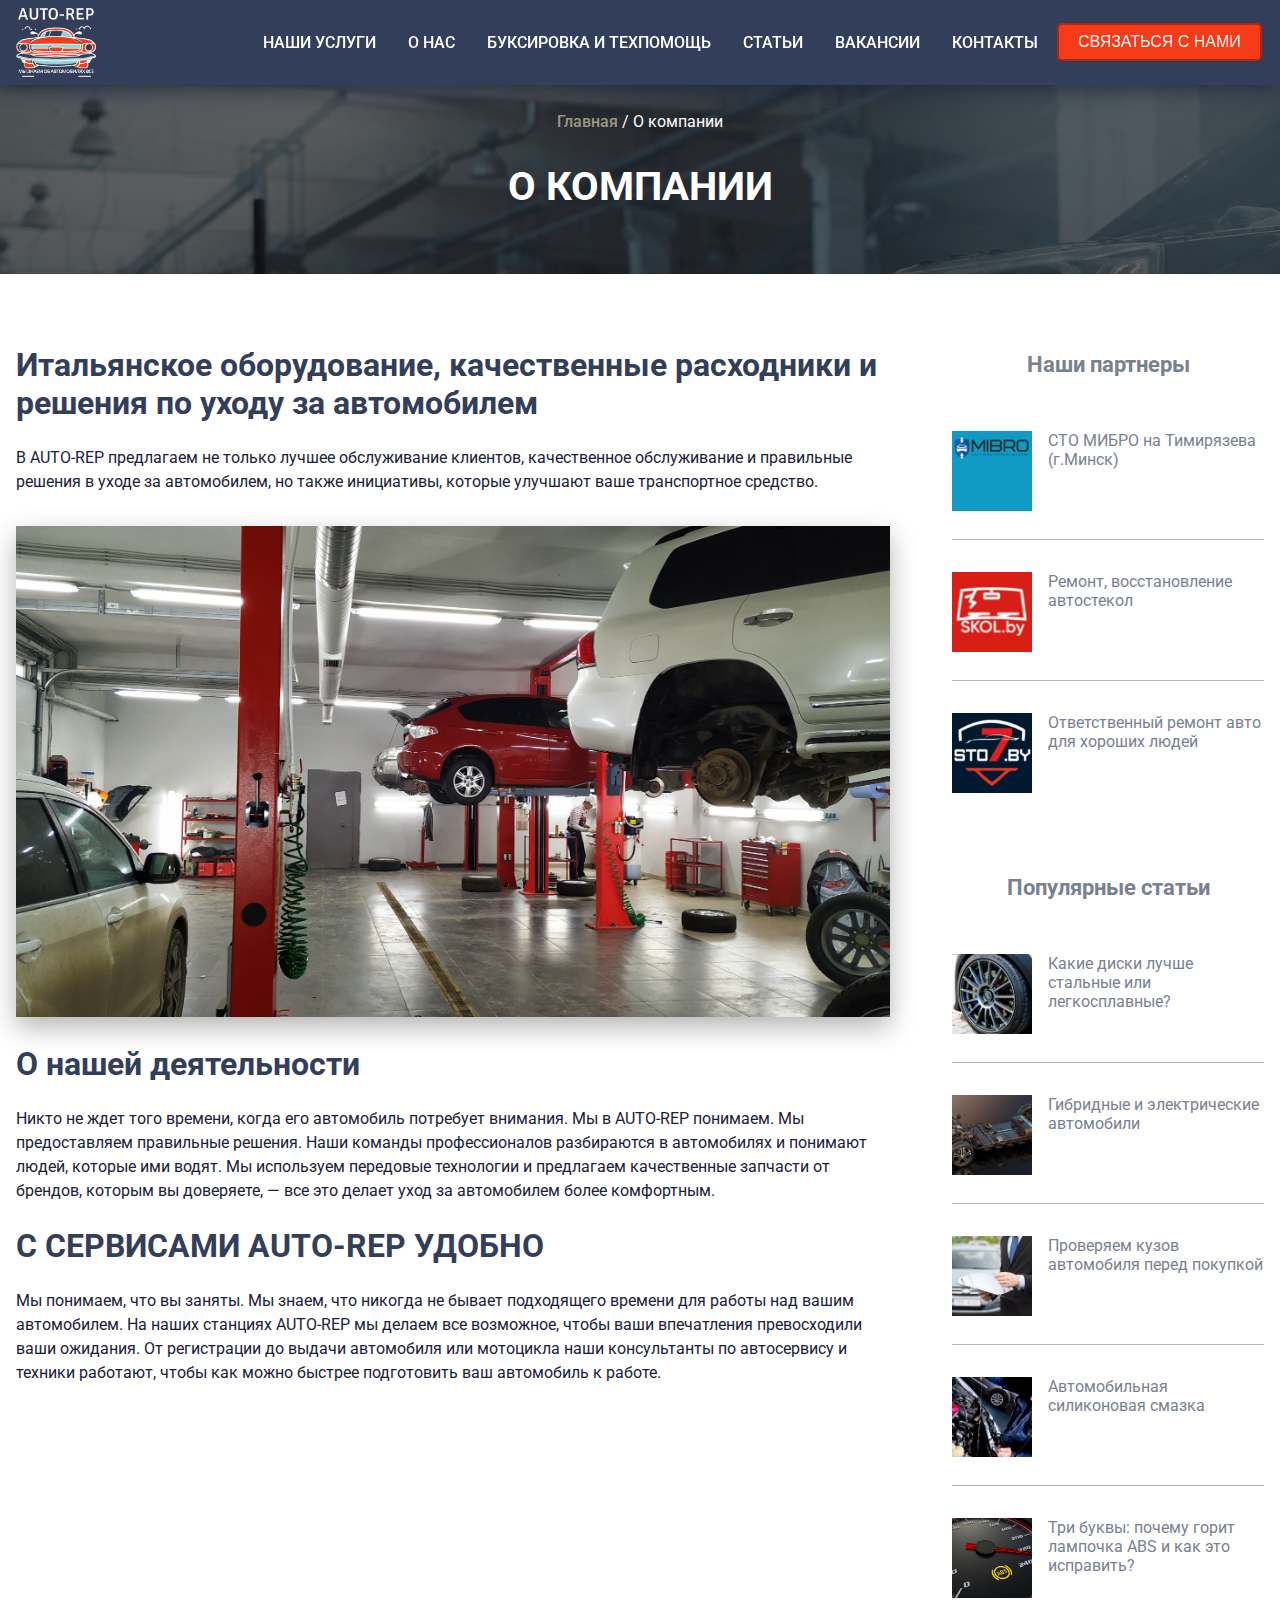
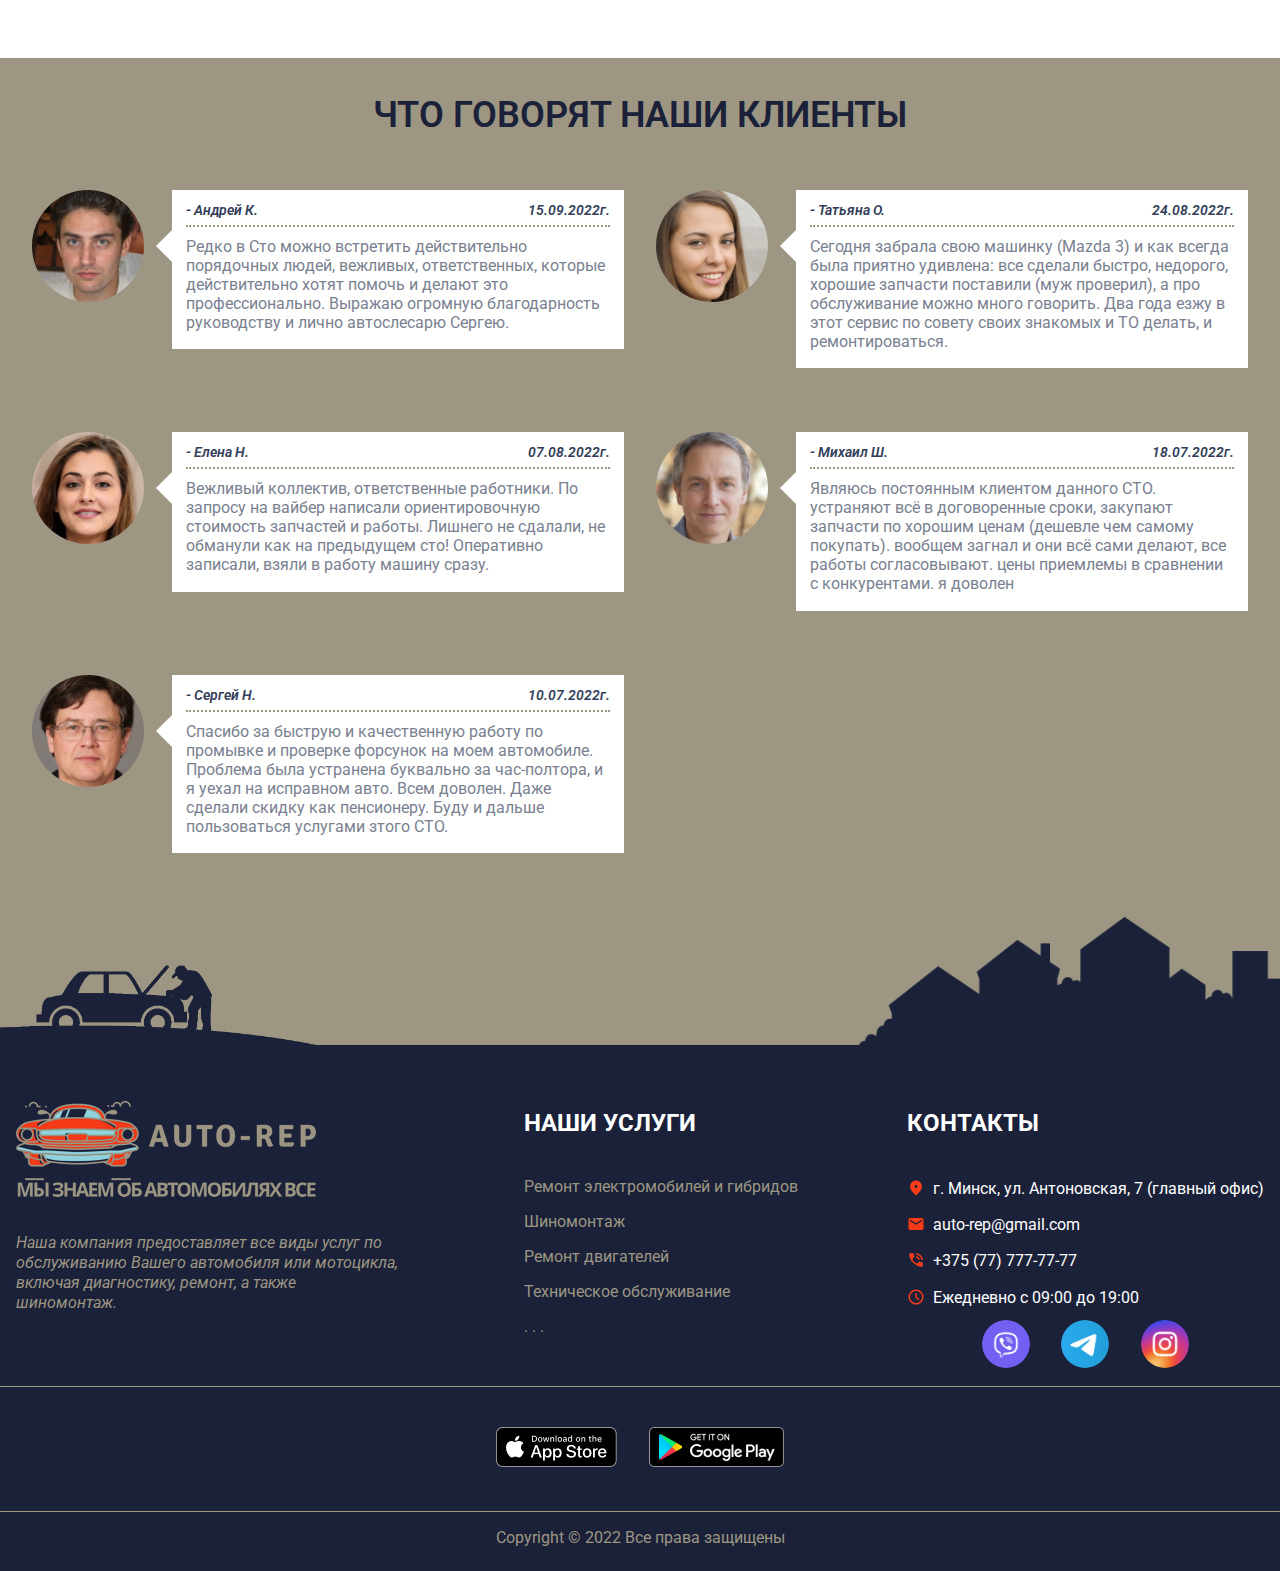
<file: pages/about.html>
<!DOCTYPE html>
<html lang="ru-RU">
  <head>
    <meta charset="UTF-8">
    <meta name="viewport" content="width=device-width, initial-scale=1.0">
    <meta http-equiv="X-UA-Compatible" content="ie=edge">
    <title>О компании</title>
    <link rel="shortcut icon" href="../img/icons/autorep.ico">
    <link rel="stylesheet" href="../css/shared.css">
    <link rel="stylesheet" href="../css/about.css">
  </head>
  <body>
    <header class="main-header">
      <div class="backdrop"></div>
      <div class="modal">
        <h1 class="modal__title">Наш call-центр</h1>
        <h2 class="modal__number">+375(77)7777777</h2>
        <div class="modal__actions">
          <button class="modal__action" type="button">Закрыть</button>
          <button class="modal__close" type="button"></button>
        </div>
      </div>
      <div class="content">
        <a class="main-header__brand" href="../index.html" title="На главную страницу">
          <img class="main-header__logo" src="../img/logos/AUTO-REP_white.png" alt="AUTO-REP">
        </a>
        <nav class="main-nav">
          <div class="menu__icon">
            <span></span>
          </div>
          <ul class="main-nav__items">
            <li class="main-nav__item">
              <a class="main-nav__link" href="services.html">Наши услуги</a>
            </li>
            <li class="main-nav__item">
              <a class="main-nav__link" href="about.html">О нас</a>
            </li>
            <li class="main-nav__item">
              <a class="main-nav__link" href="towing.html">Буксировка и техпомощь</a>
            </li>
            <li class="main-nav__item">
              <a class="main-nav__link" href="articles.html">Статьи</a>
            </li>
            <li class="main-nav__item">
              <a class="main-nav__link" href="vacancies.html">Вакансии</a>
            </li>
            <li class="main-nav__item">
              <a class="main-nav__link" href="contacts.html">Контакты</a>
            </li>
            <li class="main-nav__item main-nav__item-button">
              <button class="button-typical main-nav__button">Связаться с нами</button>
            </li>
          </ul>
        </nav>
      </div>
    </header>
    <div class="page-header">
      <div class="content">
        <span><a class="page-header__home" href="../index.html">Главная</a></span>
        <span class="page-header__sep">/</span>
        <span class="page-header__title">О компании</span>
        <h1 class="page-header__name">О компании</h1>
      </div>
    </div>
    <div class="content container-flex">
      <aside class="popular">
        <h2 class="popular-head">Наши партнеры</h2>
        <div class="popular__title">
          <a class="popular__link" href="#" title="СТО MIBRO">
            <img class="popular__img" src="../img/partners/MIBRO.jpg" alt="Mibro">
          </a>
          <a class="popular__item" href="#">
            <span>СТО МИБРО на Тимирязева (г.Минск)</span>
          </a>
        </div>
        <div class="popular__title">
          <a class="popular__link" href="#" title="Ремонт автостекол">
            <img class="popular__img" src="../img/partners/SKOL.jpg" alt="SKOL">
          </a>
          <a class="popular__item" href="#">
            <span>Ремонт, восстановление автостекол</span>
          </a>
        </div>
        <div class="popular__title popular__title--pos-last">
          <a class="popular__link" href="#" title="Ответственный ремонт авто">
            <img class="popular__img" src="../img/partners/STO7.jpg" alt="SKOL">
          </a>
          <a class="popular__item" href="#">
            <span>Ответственный ремонт авто для хороших людей</span>
          </a>
        </div>
        <h2 class="popular-head">Популярные статьи</h2>
        <div class="popular__title">
          <a class="popular__link" href="articles.html#car-rims">
            <img class="popular__img" src="../img/shared/car-rims.jpg" alt="car-rims">
          </a>
          <a class="popular__item" href="articles.html#car-rims">
            <span>Какие диски лучше стальные или легкосплавные?</span>
          </a>
        </div>
        <div class="popular__title">
          <a class="popular__link" href="articles.html#electro-car">
            <img class="popular__img" src="../img/services/electrocar.jpg" alt="electrocar">
          </a>
          <a class="popular__item" href="articles.html#electro-car">
            <span>Гибридные и электрические автомобили</span>
          </a>
        </div>
        <div class="popular__title">
          <a class="popular__link" href="articles.html#car-body">
            <img class="popular__img" src="../img/shared/car-body.jpg" alt="car-body">
          </a>
          <a class="popular__item" href="articles.html#car-body">
            <span>Проверяем кузов автомобиля перед покупкой</span>
          </a>
        </div>
        <div class="popular__title">
          <a class="popular__link" href="articles.html#car-greasing">
            <img class="popular__img" src="../img/shared/car-greasing.jpg" alt="car-greasing">
          </a>
          <a class="popular__item" href="articles.html#car-greasing">
            <span>Автомобильная силиконовая смазка</span>
          </a>
        </div>
        <div class="popular__title popular__title--pos-last">
          <a class="popular__link" href="articles.html#car-abs">
            <img class="popular__img" src="../img/shared/car-abs.jpg" alt="car-abs">
          </a>
          <a class="popular__item" href="articles.html#car-abs">
            <span>Три буквы: почему горит лампочка ABS и как это исправить?</span>
          </a>
        </div>
      </aside>
      <main class="main-about">
        <section class="about">
          <h2 class="about__title">Итальянское оборудование, качественные расходники и решения по уходу за
            автомобилем</h2>
          <p class="about__description">
            В AUTO-REP предлагаем не только лучшее обслуживание клиентов, качественное обслуживание и правильные
            решения в
            уходе за автомобилем, но также инициативы, которые улучшают ваше транспортное средство.
          </p>
          <img class="about__img" src="../img/shared/about.jpg" alt="about">
          <h2 class="about__title">О нашей деятельности</h2>
          <p class="about__description">
            Никто не ждет того времени, когда его автомобиль потребует внимания. Мы в AUTO-REP понимаем. Мы
            предоставляем правильные решения. Наши команды профессионалов разбираются в автомобилях и понимают людей,
            которые ими водят. Мы используем передовые технологии и предлагаем качественные запчасти от брендов, которым
            вы доверяете, — все это делает уход за автомобилем более комфортным.
          </p>
          <h2 class="about__title about__title--text-up">С сервисами AUTO-REP удобно</h2>
          <p class="about__description">
            Мы понимаем, что вы заняты. Мы знаем, что никогда не бывает подходящего времени для работы над вашим
            автомобилем. На наших станциях AUTO-REP мы делаем все возможное, чтобы ваши впечатления превосходили ваши
            ожидания. От регистрации до выдачи автомобиля или мотоцикла наши консультанты по автосервису и техники
            работают, чтобы как можно быстрее подготовить ваш автомобиль к работе.
          </p>
        </section>
        <div class="clear"></div>
      </main>
    </div>
    <section class="feedback">
      <div class="content">
        <h2 class="feedback__name">Что говорят наши <span>клиенты</span></h2>
        <div class="review fl">
          <div class="review__item">
            <div class="review__image fl">
              <img src="../img/people/Andrey.jpg" title="Андрей К." alt="Andrey">
            </div>
            <div class="review__content">
              <div class="review__title">
                <span class="review__name">Андрей К.</span>
                <span class="review__client fr">15.09.2022г.</span>
              </div>
              <p class="review__description clearfix">
                Редко в Сто можно встретить действительно порядочных людей, вежливых, ответственных, которые
                действительно хотят помочь и делают это профессионально. Выражаю огромную благодарность руководству и
                лично автослесарю Сергею.
              </p>
            </div>
          </div>
        </div>
        <div class="review fl">
          <div class="review__item">
            <div class="review__image fl">
              <img src="../img/people/Tatyana.jpg" title="Татьяна О." alt="Tatyana">
            </div>
            <div class="review__content">
              <div class="review__title">
                <span class="review__name">Татьяна О.</span>
                <span class="review__client fr">24.08.2022г.</span>
              </div>
              <p class="review__description">
                Сегодня забрала свою машинку (Mazda 3) и как всегда была приятно удивлена: все сделали быстро, недорого,
                хорошие запчасти поставили (муж проверил), а про обслуживание можно много говорить. Два года езжу в этот
                сервис по совету своих знакомых и ТО делать, и ремонтироваться.
              </p>
            </div>
          </div>
        </div>
        <div class="review fl">
          <div class="review__item">
            <div class="review__image fl">
              <img src="../img/people/Elena.jpg" title="Елена Н." alt="Elena">
            </div>
            <div class="review__content">
              <div class="review__title">
                <span class="review__name">Елена Н.</span>
                <span class="review__client fr">07.08.2022г.</span>
              </div>
              <p class="review__description">
                Вежливый коллектив, ответственные работники. По запросу на вайбер написали ориентировочную стоимость
                запчастей и работы. Лишнего не сдалали, не обманули как на предыдущем сто! Оперативно записали, взяли в
                работу машину сразу.
              </p>
            </div>
          </div>
        </div>
        <div class="review fl">
          <div class="review__item">
            <div class="review__image fl">
              <img src="../img/people/Mihail.jpg" title="Михаил Ш." alt="Mihail">
            </div>
            <div class="review__content">
              <div class="review__title">
                <span class="review__name">Михаил Ш.</span>
                <span class="review__client fr">18.07.2022г.</span>
              </div>
              <p class="review__description">
                Являюсь постоянным клиентом данного СТО. устраняют всё в договоренные сроки, закупают запчасти по
                хорошим ценам (дешевле чем самому покупать). вообщем загнал и они всё сами делают, все работы
                согласовывают. цены приемлемы в сравнении с конкурентами. я доволен
              </p>
            </div>
          </div>
        </div>
        <div class="review fl">
          <div class="review__item">
            <div class="review__image fl">
              <img src="../img/people/Sergey.jpg" title="Сергей Н." alt="Sergey">
            </div>
            <div class="review__content">
              <div class="review__title">
                <span class="review__name">Сергей Н.</span>
                <span class="review__client fr">10.07.2022г.</span>
              </div>
              <p class="review__description">
                Спасибо за быструю и качественную работу по промывке и проверке форсунок на моем автомобиле. Проблема
                была устранена буквально за час-полтора, и я уехал на исправном авто. Всем доволен. Даже сделали скидку
                как пенсионеру. Буду и дальше пользоваться услугами зтого СТО.
              </p>
            </div>
          </div>
        </div>
      </div>
    </section>
    <footer class="footer">
      <div class="footer-head">
        <img class="footer-head__mechanic" src="../img/footer/footer-mechanic.png" alt="mechanic">
        <img class="footer-head__houses" src="../img/footer/footer-houses.png" alt="houses">
      </div>
      <div class="footer-basic">
        <div class="content footer__main-block">
          <div class="footer__company">
            <a class="footer__brand" href="../index.html" title="На главную страницу">
              <img class="footer__logo" src="../img/logos/AUTO-REP_gr_w.png" alt="AUTO-REP">
            </a>
            <p class="footer__description">Наша компания предоставляет все виды услуг по обслуживанию Вашего автомобиля
              или мотоцикла, включая
              диагностику, ремонт, а также шиномонтаж.</p>
          </div>
          <div class="footer__services">
            <h2 class="footer__services-title">Наши услуги</h2>
            <ul class="footer__service-items">
              <li class="footer__service-item">
                <a class="footer__link" href="services.html">Ремонт электромобилей и гибридов</a>
              </li>
              <li class="footer__service-item">
                <a class="footer__link" href="services.html">Шиномонтаж</a>
              </li>
              <li class="footer__service-item">
                <a class="footer__link" href="services.html">Ремонт двигателей</a>
              </li>
              <li class="footer__service-item">
                <a class="footer__link" href="services.html">Техническое обслуживание</a>
              </li>
              <li class="footer__service-item">
                <a class="footer__link" href="services.html">. . .</a>
              </li>
            </ul>
          </div>
          <div class="footer__contacts">
            <h2 class="footer__services-title">Контакты</h2>
            <ul class="footer__contact-items">
              <li class="footer__contact-item footer__contact-item--type-address">г. Минск, ул. Антоновская, 7
                (главный oфис)
              </li>
              <li class="footer__contact-item footer__contact-item--type-mail">auto-rep@gmail.com</li>
              <li class="footer__contact-item footer__contact-item--type-tel">+375 (77) 777-77-77</li>
              <li class="footer__contact-item footer__contact-item--type-time">Ежедневно с 09:00 до 19:00</li>
            </ul>
            <div class="footer__messengers">
              <a class="footer__social-Viber" href="contacts.html">
                <img class="footer__social" src="../img/icons/Viber.png" alt="Viber">
              </a>
              <a class="footer__social-Telegram" href="contacts.html">
                <img class="footer__social" src="../img/icons/Telegram.png" alt="Telegram">
              </a>
              <a class="footer__social-Instagram" href="contacts.html">
                <img class="footer__social" src="../img/icons/Instagram.png" alt="Instagram">
              </a>
            </div>
          </div>
        </div>
        <div class="content footer__market">
          <a class="footer__app" href="#">
            <img src="../img/icons/App_Store.png" alt="appstore">
          </a>
          <a class="footer__app" href="#">
            <img src="../img/icons/googleplay.png" alt="googleplay">
          </a>
        </div>
        <p class="footer__copyright">Copyright © 2022 Все права защищены</p></div>
    </footer>
    <div class="scroll-up"></div>
    <script src="../js/modal.js"></script>
    <script src="../js/scroll-up.js"></script>
  </body>
</html>
</file>
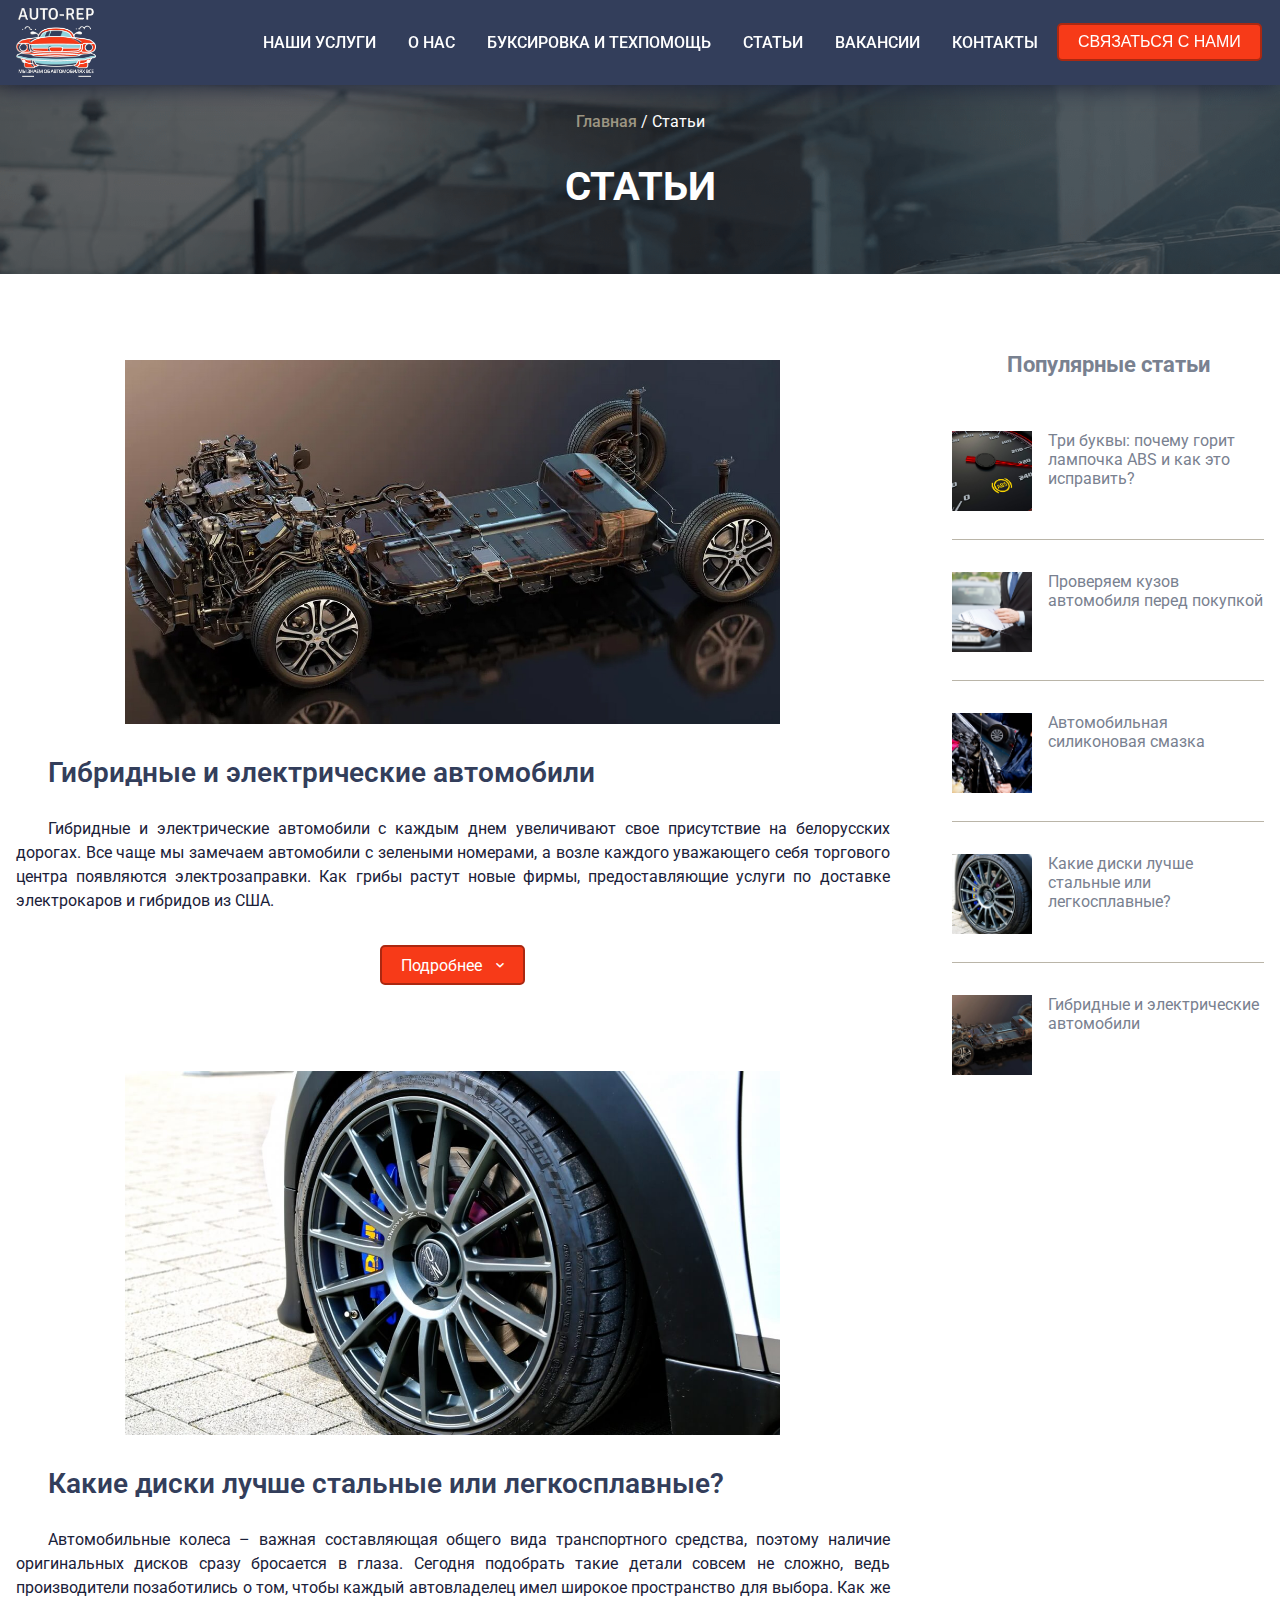
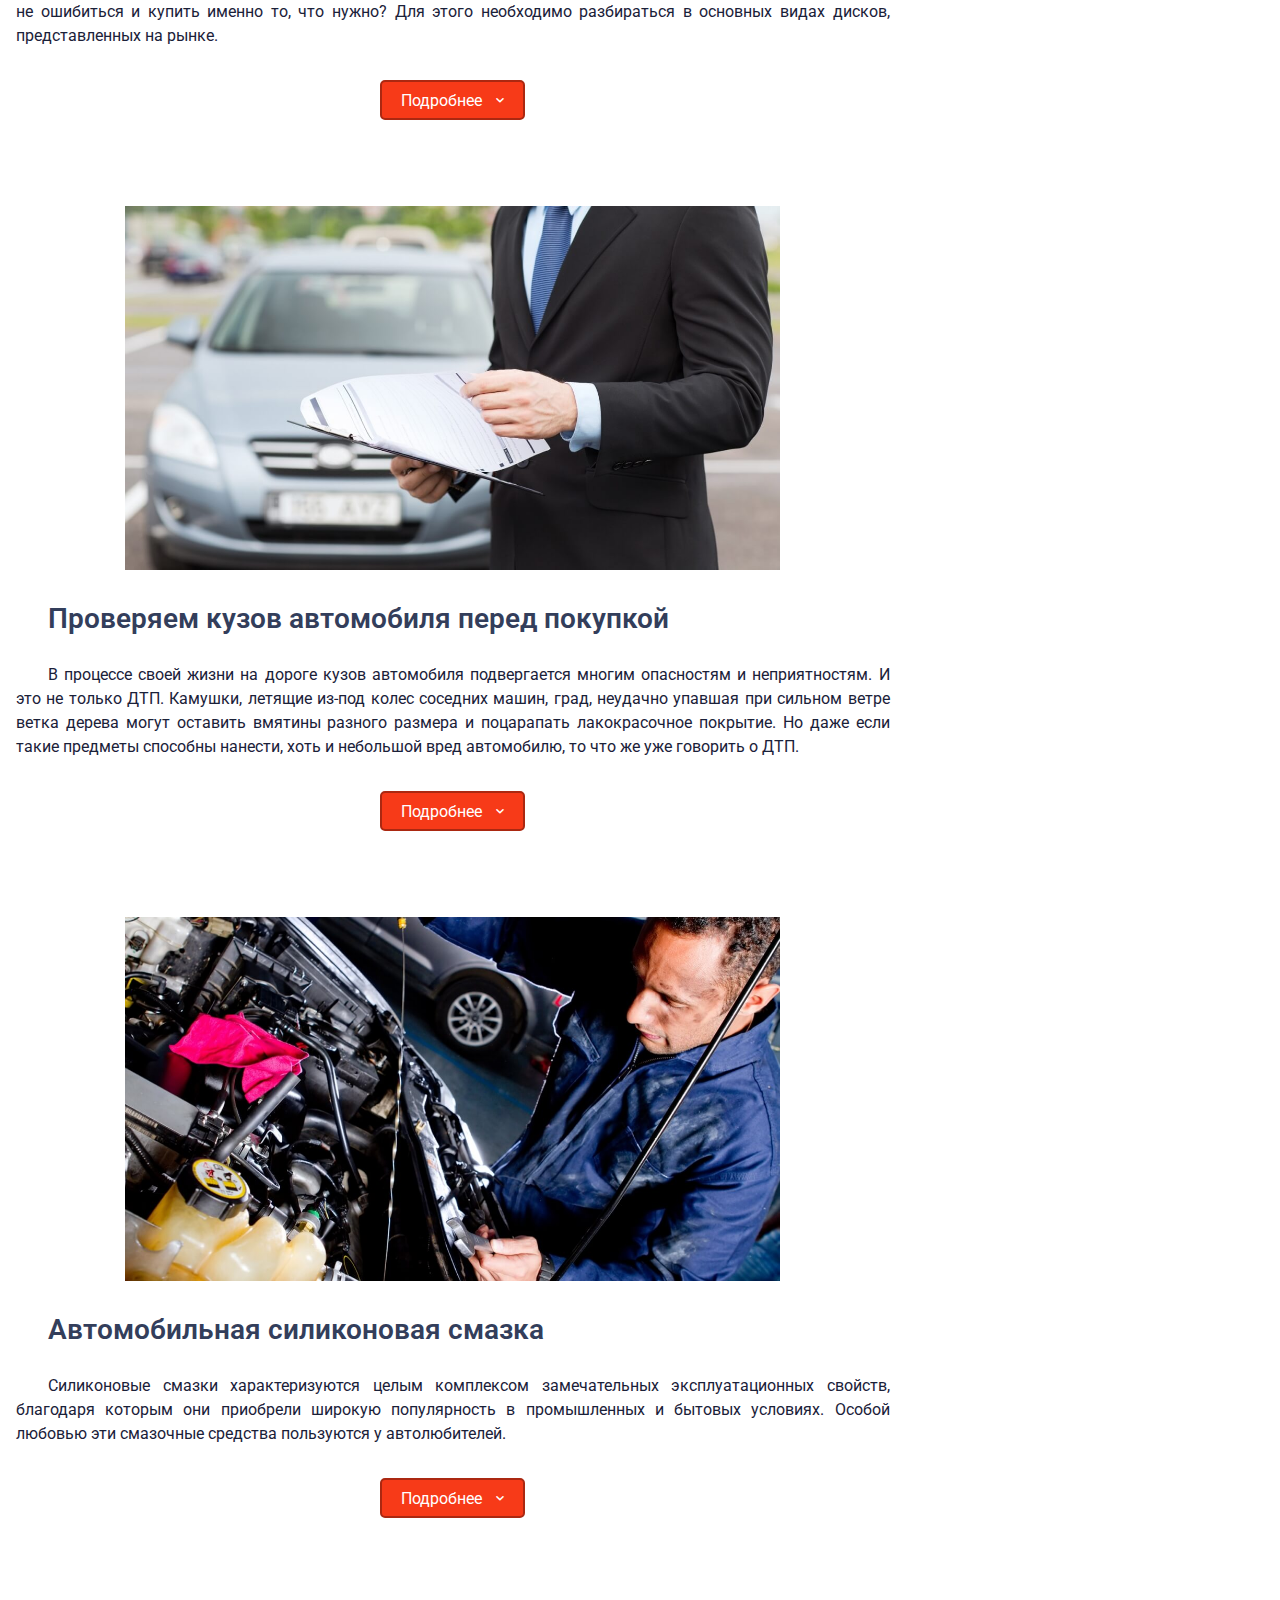
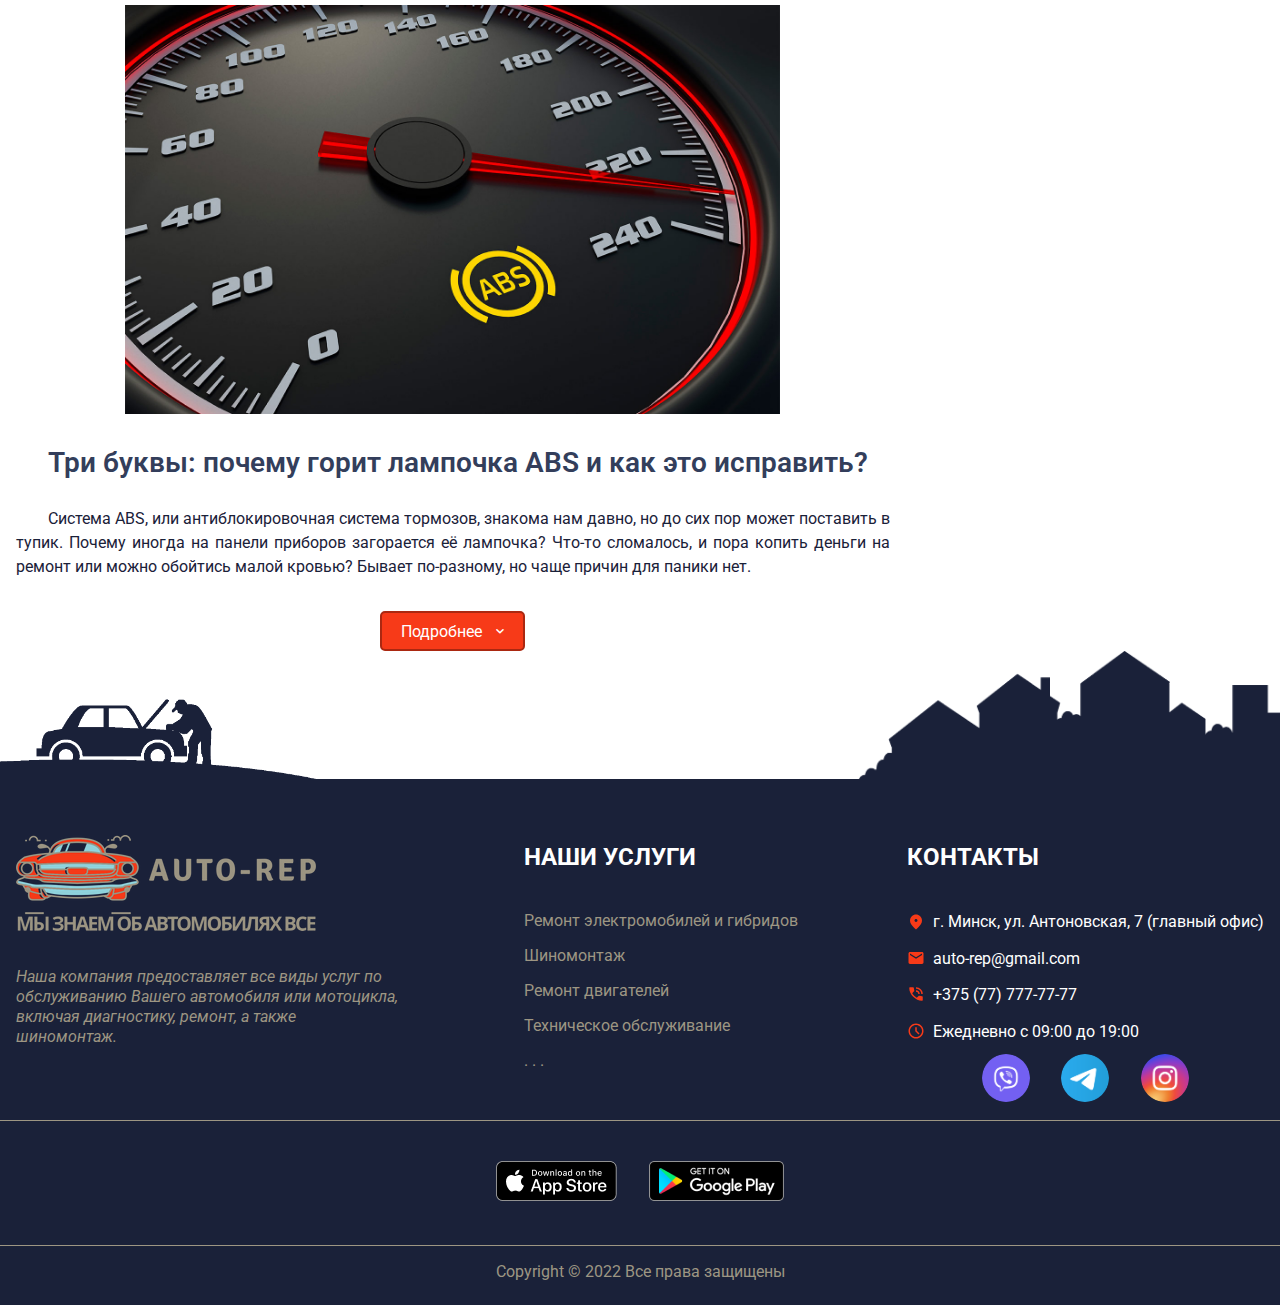
<file: pages/articles.html>
<!DOCTYPE html>
<html lang="ru-RU">
  <head>
    <meta charset="UTF-8">
    <meta name="viewport" content="width=device-width, initial-scale=1.0">
    <meta http-equiv="X-UA-Compatible" content="ie=edge">
    <title>Статьи</title>
    <link rel="shortcut icon" href="../img/icons/autorep.ico">
    <link rel="stylesheet" href="../css/shared.css">
    <link rel="stylesheet" href="../css/articles.css">
  </head>
  <body>
    <header class="main-header">
      <div class="backdrop"></div>
      <div class="modal">
        <h1 class="modal__title">Наш call-центр</h1>
        <h2 class="modal__number">+375(77)7777777</h2>
        <div class="modal__actions">
          <button class="modal__action" type="button">Закрыть</button>
          <button class="modal__close" type="button"></button>
        </div>
      </div>
      <div class="content">
        <a class="main-header__brand" href="../index.html" title="На главную страницу">
          <img class="main-header__logo" src="../img/logos/AUTO-REP_white.png" alt="AUTO-REP">
        </a>
        <nav class="main-nav">
          <div class="menu__icon">
            <span></span>
          </div>
          <ul class="main-nav__items">
            <li class="main-nav__item">
              <a class="main-nav__link" href="services.html">Наши услуги</a>
            </li>
            <li class="main-nav__item">
              <a class="main-nav__link" href="about.html">О нас</a>
            </li>
            <li class="main-nav__item">
              <a class="main-nav__link" href="towing.html">Буксировка и техпомощь</a>
            </li>
            <li class="main-nav__item">
              <a class="main-nav__link" href="articles.html">Статьи</a>
            </li>
            <li class="main-nav__item">
              <a class="main-nav__link" href="vacancies.html">Вакансии</a>
            </li>
            <li class="main-nav__item">
              <a class="main-nav__link" href="contacts.html">Контакты</a>
            </li>
            <li class="main-nav__item main-nav__item-button">
              <button class="button-typical main-nav__button">Связаться с нами</button>
            </li>
          </ul>
        </nav>
      </div>
    </header>
    <div class="page-header">
      <div class="content">
        <span><a class="page-header__home" href="../index.html">Главная</a></span>
        <span class="page-header__sep">/</span>
        <span class="page-header__title">Статьи</span>
        <h1 class="page-header__name">Статьи</h1>
      </div>
    </div>
    <div class="content container-flex">
      <aside class="popular">
        <h2 class="popular-head">Популярные статьи</h2>
        <div class="popular__title">
          <a class="popular__link" href="#car-abs" title="Почему горит ABS ?">
            <img class="popular__img" src="../img/shared/car-abs.jpg" alt="car-abs">
          </a>
          <a class="popular__item" href="#car-abs">
            <span>Три буквы: почему горит лампочка ABS и как это исправить?</span>
          </a>
        </div>
        <div class="popular__title">
          <a class="popular__link" href="#car-body" title="Проверяем кузов">
            <img class="popular__img" src="../img/shared/car-body.jpg" alt="car-body">
          </a>
          <a class="popular__item" href="#car-body">
            <span>Проверяем кузов автомобиля перед покупкой</span>
          </a>
        </div>
        <div class="popular__title">
          <a class="popular__link" href="#car-greasing" title="Автомобильная силиконовая смазка">
            <img class="popular__img" src="../img/shared/car-greasing.jpg" alt="car-greasing">
          </a>
          <a class="popular__item" href="#car-greasing">
            <span>Автомобильная силиконовая смазка</span>
          </a>
        </div>
        <div class="popular__title">
          <a class="popular__link" href="#car-rims" title="Какие диски лучше ?">
            <img class="popular__img" src="../img/shared/car-rims.jpg" alt="car-rims">
          </a>
          <a class="popular__item" href="#car-rims">
            <span>Какие диски лучше стальные или легкосплавные?</span>
          </a>
        </div>
        <div class="popular__title popular__title--pos-last">
          <a class="popular__link" href="#electro-car" title="Гибриды и электрокары">
            <img class="popular__img" src="../img/services/electrocar.jpg" alt="electrocar">
          </a>
          <a class="popular__item" href="#electro-car">
            <span>Гибридные и электрические автомобили</span>
          </a>
        </div>
      </aside>
      <main class="blogs">
        <article id="electro-car" class="article">
          <img class="article__img" src="../img/services/electrocar.jpg" alt="electrocar" title="Гибриды и электрокары">
          <h2 id="electro-text" class="article__title">Гибридные и электрические автомобили</h2>
          <p class="article__description">
            Гибридные и электрические автомобили с каждым днем увеличивают свое
            присутствие на белорусских дорогах. Все чаще мы замечаем автомобили с зелеными номерами, а возле каждого
            уважающего себя торгового центра появляются электрозаправки. Как грибы растут новые фирмы, предоставляющие
            услуги по доставке электрокаров и гибридов из США.
          </p>
          <a class="button-typical button-show" role="button" href="#electro-text">Подробнее</a>
          <div class="hide-content close">
            <p class="article__description">
              Немаловажно еще то, что в Беларуси был одобрен указ, стимулирующий
              автовладельцев переходить на электромобили и гибриды, основными преимуществами которого являются
              освобождение от уплаты пошлины на допуск электромобилей к участию в дорожном движении и нулевая ставка НДС
              при ввозе физлицами электромобиля для личного пользования.</p>
            <p class="article__description">
              Многие автовладельцы с интересом следят за новостями в области электрификации автомобилей и хоть раз, да
              представляли себя за рулем электрокара. Во многих европейских городах обсуждают программы по отказу от
              использования в черте города автомобилей с двигателями внутреннего сгорания.
              Многие автовладельцы при выборе себе автомобиля между обычным, гибридом и электромобилем сталкиваются с
              вопросом: где его обслуживать и при необходимости – ремонтировать? Поиск в интернете не выдаст много
              вариантов и в основном это Минск. Данный вопрос существенно ограничивает выбор автовладельцев из
              регионов.
            </p>
            <p class="article__description">
              <strong>Наша команда профессионалов разбирается в автомобилях и имеет большой практический опыт.
                Основная
                часть сотрудников ранее работала в различных дилерских центрах. Главный специалист по ремонту гибридных
                и
                электрических автомобилей прошел международную сертификацию в США.</strong>
            </p>
          </div>
          <a class="button-typical button-hide close" role="button" href="#electro-text">Свернуть</a>
        </article>
        <article id="car-rims" class="article">
          <img class="article__img" src="../img/shared/car-rims.jpg" alt="car-rims" title="Какие диски лучше ?">
          <h2 id="rims-text" class="article__title">Какие диски лучше стальные или легкосплавные?</h2>
          <p class="article__description">
            Автомобильные колеса – важная составляющая общего вида транспортного средства,
            поэтому наличие оригинальных дисков сразу бросается в глаза. Сегодня подобрать такие детали совсем не
            сложно, ведь производители позаботились о том, чтобы каждый автовладелец имел широкое пространство для
            выбора. Как же не ошибиться и купить именно то, что нужно? Для этого необходимо разбираться в основных видах
            дисков, представленных на рынке.
          </p>
          <a class="button-typical button-show" role="button" href="#rims-text">Подробнее</a>
          <div class="hide-content close">
            <h3 class="article__subtitle">Легкосплавные диски:</h3>
            <p class="article__description">
              Литые диски являются в большинстве случаев стандартом для многих современных автомобилей. Дело в том, что
              многие автопроизводители стали в последние годы оснащать такими дисками свою продукцию с целью привлечь к
              своим машинам новых покупателей за счет стилистической красоты легкосплавных дисков и их эффективности. К
              тому же легкосплавные диски имеют некоторые эксплуатационные преимущества. В отличие от стальных колес
              лекго сплавные диски могут быть отлиты на заводе в разных индивидуальных стилях, придав каждой модели свой
              неповторимый стиль. В последние годы производители автомобилей и колесных дисков стали использовать для
              изготовления легкосплавных колес смесь двух сплавов (никель + алюминий). Диски из этого материала весят
              гораздо меньше, чем диски из алюминия или стали.
            </p>
            <p class="article__description">Благодаря меньшему весу увеличивается скорость разгона автомобиля и
              снижается расход топлива. К тому же, как правило, при использовании легкосплавных дисков водитель получает
              от вождения больше удовольствия.</p>
            <p class="article__description">Литые легкосплавные колесные диски можно полировать, красить, нанести
              матовое или хромированное покрытие. Правда, литые диски могут быть легко подвержены внешним механическим
              повреждениям (царапины, окисление, коррозия и т.п.).</p>
            <h3 class="article__subtitle">Стальные диски:</h3>
            <p class="article__description">
              Диски, шины и тормозная система относится к понятию неподрессоренных масс, так как эти детали автомашины
              не относятся к подвеске, которая выполняет роль смягчения ударов идущие от неровностей на дороге. Масса,
              которая находится выше колес, называется подрессоренная масса. Соотношение подрессоренной и
              неподрессоренной массы играет важное значение. Чем меньше вес неподрессоренной массы, тем выше
              управляемость автомашины и сцепление с дорогой. Именно поэтому многие автопроизводители в последние годы
              стали уделять большое внимание оснащению автомобилей легкосплавными дисками, а не традиционными
              штампованным стальным колесам.
            </p>
          </div>
          <a class="button-typical button-hide close" role="button" href="#rims-text">Свернуть</a>
        </article>
        <article id="car-body" class="article">
          <img class="article__img" src="../img/shared/car-body.jpg" alt="car-body" title="Проверяем кузов">
          <h2 id="body-text" class="article__title">Проверяем кузов автомобиля перед покупкой</h2>
          <p class="article__description">
            В процессе своей жизни на дороге кузов автомобиля подвергается многим
            опасностям и неприятностям. И это не только ДТП. Камушки, летящие из-под колес соседних машин, град,
            неудачно упавшая при сильном ветре ветка дерева могут оставить вмятины разного размера и поцарапать
            лакокрасочное покрытие. Но даже если такие предметы способны нанести, хоть и небольшой вред автомобилю, то
            что же уже говорить о ДТП.
          </p>
          <a class="button-typical button-show" role="button" href="#body-text">Подробнее</a>
          <div class="hide-content close">
            <p class="article__description">
              <strong>Приобретая подержанную машину нужно быть в курсе того, что случалось с ней раньше.</strong>
            </p>
            <p class="article__description">
              Некоторую информацию можно получить, внимательно осмотрев состояние
              кузова. Нормально осмотреть кузов автомобиля возможно только в том случае если он чистый. Увидеть
              изъяны геометрии и качества окраски, вмятины, можно присев около передней фары и тщательно осмотрев
              боковую поверхность автомобиля. После этого нужно осмотреть капот и крышу. Потом все то же самое следует
              проделать с противоположной стороны машины. Ширина стыков между стойками и дверями, капотом и крыльями и
              всеми остальными на всем протяжении должна быть одинаковая. Одинаковой она должна быть с правой и левой
              стороны машины. В противном случае с уверенностью можно говорить, что автомобиль побывал в ДТП.
            </p>
            <p class="article__description">Проверить геометрию кузова можно простым способом. Все двери машины должны
              закрываться с одинаковым усилием и одинаковым звуком. Если какие-то сомнения относительно геометрии кузова
              появились, то проверить их можно по контрольным точкам на специальном стенде.
              Машину нужно тщательно осмотреть, ища следы коррозии. </p>
            <p class="article__description">
              <strong>Наши специалисты могут провести полную диагностику автомобиля перед покупкой. Дать детальный отчет
                об изношенности не только двигателя, но и продиагностировать:</strong>
            </p>
            <ul class="article__items">
              <li class="article__item">подвеску;</li>
              <li class="article__item">рулевое управление;</li>
              <li class="article__item">кузов;</li>
              <li class="article__item">электронные системы;</li>
              <li class="article__item">датчики;</li>
              <li class="article__item">систему зажигания;</li>
              <li class="article__item">топливный инжектор;</li>
              <li class="article__item">компрессию;</li>
              <li class="article__item">узнать о накрутке спидометра или одометра;</li>
              <li class="article__item">климат контроль;</li>
              <li class="article__item">другие механизмы двигателя;</li>
            </ul>
            <p class="article__description">Наш специалист может оказать услугу и на выезде, съездив вместе с Вами к
              продавцу и дав предварительную оценку состоянию автомобиля. Определить адекватность указанной цены —
              рыночной. Предварительная экспертиза автомобиля не только позволяет покупателю узнать все слабые места
              приобретаемого авто, но и дает ему аргументированное основание к торгу, что может существенно снизить цену
              автомобиля при покупке.</p>
          </div>
          <a class="button-typical button-hide close" role="button" href="#body-text">Свернуть</a>
        </article>
        <article id="car-greasing" class="article">
          <img class="article__img" src="../img/shared/car-greasing.jpg" alt="car-greasing"
               title="Автомобильная силиконовая смазка">
          <h2 id="greasing-text" class="article__title">Автомобильная силиконовая смазка</h2>
          <p class="article__description">Силиконовые смазки характеризуются целым комплексом замечательных
            эксплуатационных свойств, благодаря которым они приобрели широкую популярность в промышленных и бытовых
            условиях. Особой любовью эти смазочные средства пользуются у автолюбителей.</p>
          <a class="button-typical button-show" role="button" href="#greasing-text">Подробнее</a>
          <div class="hide-content close">
            <h3 class="article__subtitle">Аэрозоли</h3>
            <p class="article__description">
              Смазки в аэрозольной упаковке – наиболее популярная форма силиконовых смазок. Их легко и удобно наносить.
              Они не требуют для нанесения дополнительных инструментов. Аэрозольные баллоны – неизменные атрибуты,
              которые постоянно возят с собой около половины всех автовладельцев.
            </p>
            <p class="article__description">
              Однако у этого типа материалов имеются и недостатки. При нанесении они образуют конусный «факел». В
              результате смазка попадает не только на обрабатываемые, но и на прилегающие участки. Кроме того,
              аэрозольные баллоны имеют достаточно хрупкую конструкцию, поэтому их необходимо оберегать от тепловых и
              механических воздействий.
            </p>
            <h3 class="article__subtitle">Жидкости</h3>
            <p class="article__description">
              Такие материалы по своей сути – это чистое силиконовое масло. В зависимости от назначения продукта, их
              изготавливают с различной вязкостью. Выпускаются они в пузырьках, флаконах, бутылках, банках, канистрах и
              более крупной таре. Иногда флаконы оснащаются специальными аппликаторами, которые при использовании
              автоматически пропитываются смазкой, находящейся в упаковке. Смазка наносится на поверхность и растирается
              аппликатором.
            </p>
            <p class="article__description">
              Другой способ нанесения – через масленку. Многие флаконы имеют эластичную упаковку и снабжены тонким
              удлиненным носиком, который позволяет точно дозировать смазку и наносить ее в труднодоступные места. мазки
              могут наноситься и стандартным способом – с помощью кисти или губки.
            </p>
            <h3 class="article__subtitle">Автоприменения</h3>
            <p class="article__description">
              Чтобы лучше понять, для чего нужна силиконовая смазка, рассмотрим некоторые примеры ее наиболее популярных
              автомобильных применений:
            </p>
            <ul class="article__items">
              <li class="article__item">Смазка пластиковых деталей салона кузова автомобиля для избавления от скрипа
              </li>
              <li class="article__item">Восстановление цвета пластиковых деталей</li>
              <li class="article__item">Восстановление эластичности резиновых деталей и уплотнений</li>
              <li class="article__item">Предохранение резиновых деталей от старения</li>
              <li class="article__item">Для смазывания колесных шин при их предстоящем длительном хранении</li>
              <li class="article__item">Для смазки автозамков, петель, шарниров</li>
              <li class="article__item">Для смазки деталей дисковых тормозных систем</li>
              <li class="article__item">Для смазывания направляющих кресел, люков, стеклоподъемников</li>
              <li class="article__item">Для предохранения от примерзаний в зимнее время уплотнений дверей и капотов</li>
              <li class="article__item">Для смазки резиновых втулок, патрубков, подушек двигателя и т.д.</li>
            </ul>
          </div>
          <a class="button-typical button-hide close" role="button" href="#greasing-text">Свернуть</a>
        </article>
        <article id="car-abs" class="article">
          <img class="article__img" src="../img/shared/car-abs.jpg" alt="car-abs" title="Почему горит ABS ?">
          <h2 id="abs-text" class="article__title">Три буквы: почему горит лампочка ABS и как это исправить?</h2>
          <p class="article__description">Система ABS, или антиблокировочная система тормозов, знакома нам давно, но до
            сих пор может поставить в тупик. Почему иногда на панели приборов загорается её лампочка? Что-то сломалось,
            и пора копить деньги на ремонт или можно обойтись малой кровью? Бывает по-разному, но чаще причин для паники
            нет.</p>
          <a class="button-typical button-show" role="button" href="#abs-text">Подробнее</a>
          <div class="hide-content close">
            <p class="article__description">
              Итак, из чего состоит ABS? Можно выделить три основные подсистемы: датчики оборотов колёс, управляющие
              клапаны и электронный блок управления. И принцип работы системы прост: датчики (каждый – на своём колесе)
              передают сигналы, которые обрабатываются блоком управления. Если сигнал говорит о том, что колесо внезапно
              слишком резко потеряло угловую скорость, блок отдаёт команду соответствующему клапану сбросить давление,
              чтобы отпустить тормозную колодку и предотвратить блокировку колеса. Блок опрашивает датчики несколько
              десятков раз в секунду, поэтому педаль тормоза может вибрировать и трещать: клапан очень быстро реагирует
              на команду блока управления, которая формируется на основе сигнала датчиков. В итоге колесо не
              блокируется, что предотвращает юз и повышает управляемость автомобиля.
            </p>
            <h3 class="article__subtitle">О чём горит лампочка?</h3>
            <p class="article__description">
              Начнём с хороших новостей: иногда горящая лампа ABS вообще никак не связана с поломкой системы. Такое
              бывает, когда колёса на одной оси стоят неподвижно, а другой при этом достаточно долго и быстро вращались
              (или вращалось одно колесо, что бывает чаще). Да, это классическая ситуация при длительной пробуксовке при
              попытке выехать из грязи или снега. После этого действия (зачастую, скажем прямо, весьма бестолкового)
              блок управления ABS сходит с ума от показаний датчиков со ступиц и зажигает лампочку просто от непонимания
              происходящего. После нескольких километров лампа гаснет, а система при этом работает штатно. Тут ничего
              страшного нет, это нормально. Хуже, если пробуксовок не было, а система на что-то ругается.
            </p>
            <p class="article__description">
              Если лампочка гаснет после включения зажигания, но иногда включается на ходу, нужно проверять проводку к
              датчикам. На новых машинах она подводит редко, а вот на машинах, которые слышали по телевизору заставку
              передач с Листьевым, проводка уже имеет право отгнить. Особенно, если на этой машине любили месить грязь
              или если её эксплуатировали в регионах, щедрых на зимние реагенты.
            </p>
          </div>
          <a class="button-typical button-hide close" role="button" href="#abs-text">Свернуть</a>
        </article>
      </main>
    </div>
    <footer class="footer">
      <div class="footer-head">
        <img class="footer-head__mechanic" src="../img/footer/footer-mechanic.png" alt="mechanic">
        <img class="footer-head__houses" src="../img/footer/footer-houses.png" alt="houses">
      </div>
      <div class="footer-basic">
        <div class="content footer__main-block">
          <div class="footer__company">
            <a class="footer__brand" href="../index.html">
              <img class="footer__logo" src="../img/logos/AUTO-REP_gr_w.png" alt="AUTO-REP" title="На главную страницу">
            </a>
            <p class="footer__description">Наша компания предоставляет все виды услуг по обслуживанию Вашего автомобиля
              или мотоцикла, включая диагностику, ремонт, а также шиномонтаж.</p>
          </div>
          <div class="footer__services">
            <h2 class="footer__services-title">Наши услуги</h2>
            <ul class="footer__service-items">
              <li class="footer__service-item">
                <a class="footer__link" href="services.html">Ремонт электромобилей и гибридов</a>
              </li>
              <li class="footer__service-item">
                <a class="footer__link" href="services.html">Шиномонтаж</a>
              </li>
              <li class="footer__service-item">
                <a class="footer__link" href="services.html">Ремонт двигателей</a>
              </li>
              <li class="footer__service-item">
                <a class="footer__link" href="services.html">Техническое обслуживание</a>
              </li>
              <li class="footer__service-item">
                <a class="footer__link" href="services.html">. . .</a>
              </li>
            </ul>
          </div>
          <div class="footer__contacts">
            <h2 class="footer__services-title">Контакты</h2>
            <ul class="footer__contact-items">
              <li class="footer__contact-item footer__contact-item--type-address">г. Минск, ул. Антоновская, 7
                (главный oфис)
              </li>
              <li class="footer__contact-item footer__contact-item--type-mail">auto-rep@gmail.com</li>
              <li class="footer__contact-item footer__contact-item--type-tel">+375 (77) 777-77-77</li>
              <li class="footer__contact-item footer__contact-item--type-time">Ежедневно с 09:00 до 19:00</li>
            </ul>
            <div class="footer__messengers">
              <a class="footer__social-Viber" href="contacts.html">
                <img class="footer__social" src="../img/icons/Viber.png" alt="Viber">
              </a>
              <a class="footer__social-Telegram" href="contacts.html">
                <img class="footer__social" src="../img/icons/Telegram.png" alt="Telegram">
              </a>
              <a class="footer__social-Instagram" href="contacts.html">
                <img class="footer__social" src="../img/icons/Instagram.png" alt="Instagram">
              </a>
            </div>
          </div>
        </div>
        <div class="content footer__market">
          <a class="footer__app" href="#">
            <img src="../img/icons/App_Store.png" alt="appstore">
          </a>
          <a class="footer__app" href="#">
            <img src="../img/icons/googleplay.png" alt="googleplay">
          </a>
        </div>
        <p class="footer__copyright">Copyright © 2022 Все права защищены</p></div>
    </footer>
    <div class="scroll-up"></div>
    <script src="../js/modal.js"></script>
    <script src="../js/scroll-up.js"></script>
    <script src="../js/show-cont.js"></script>
  </body>
</html>
</file>
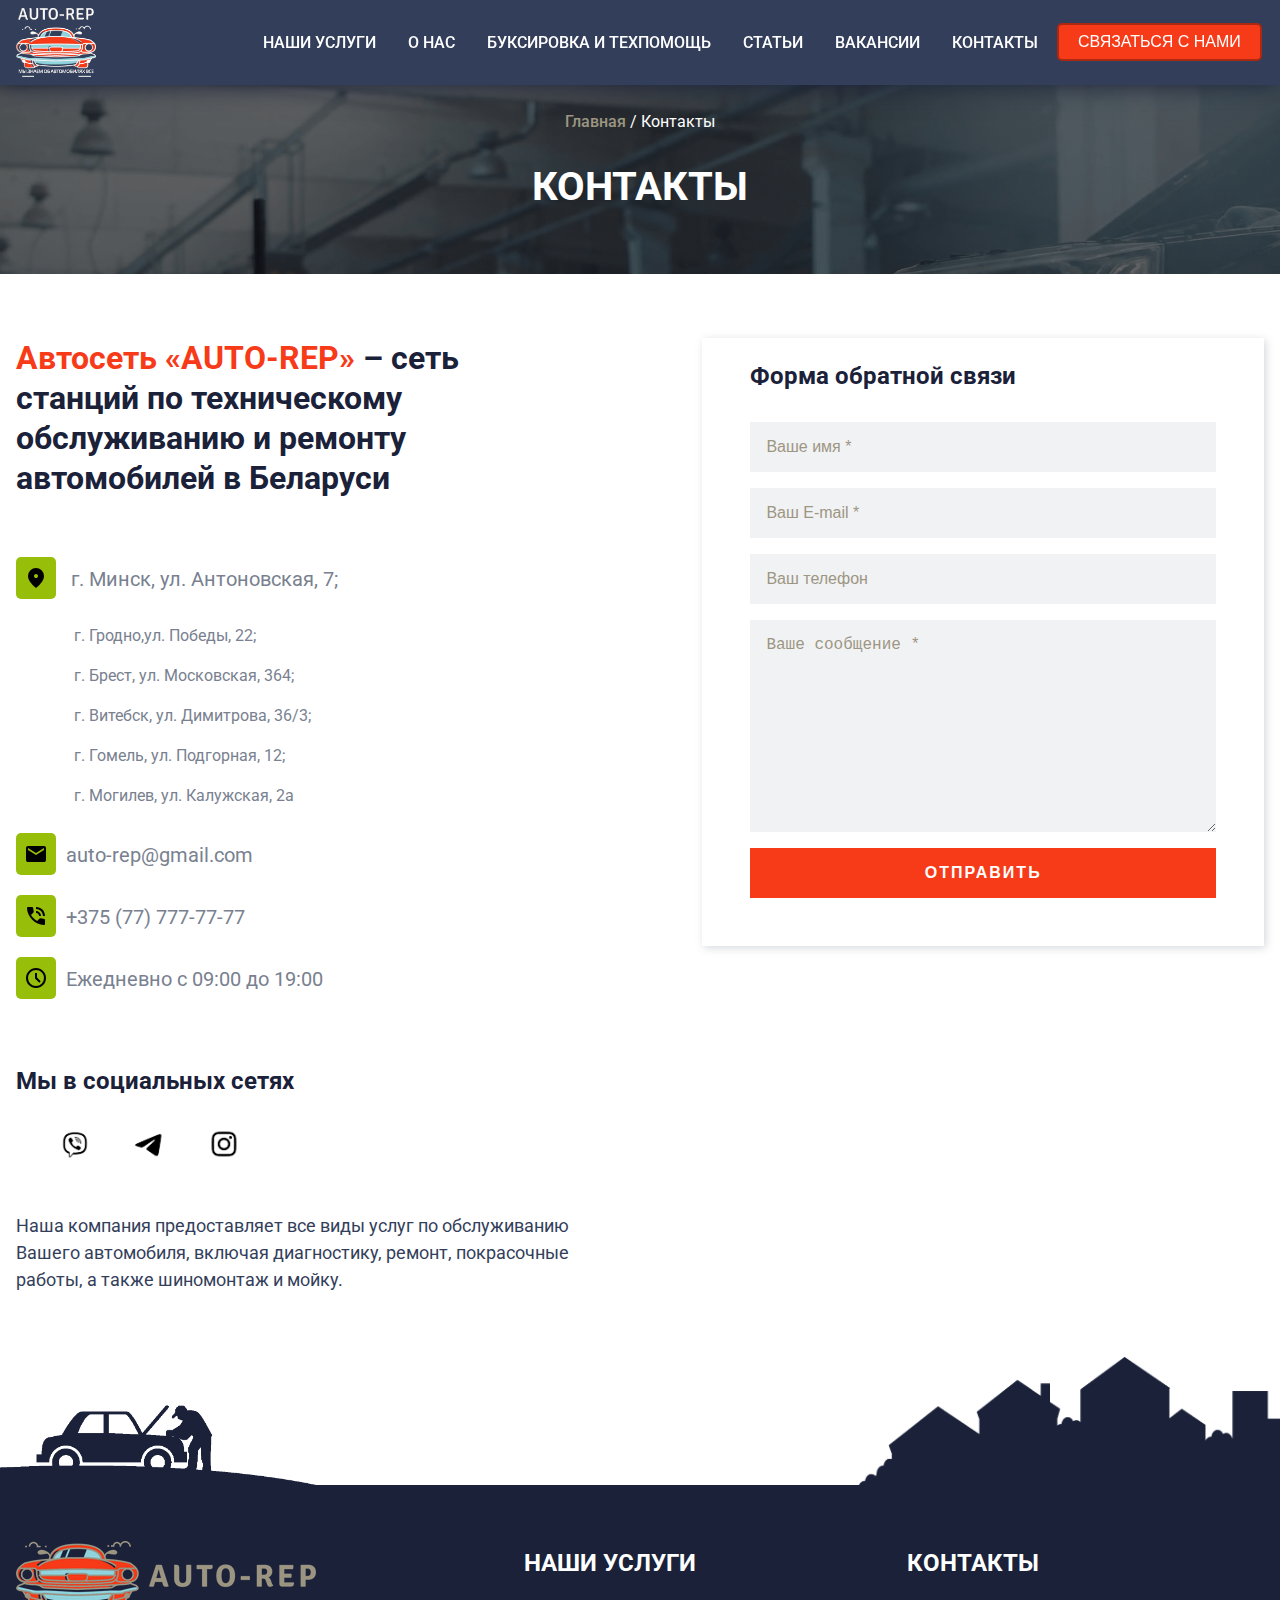
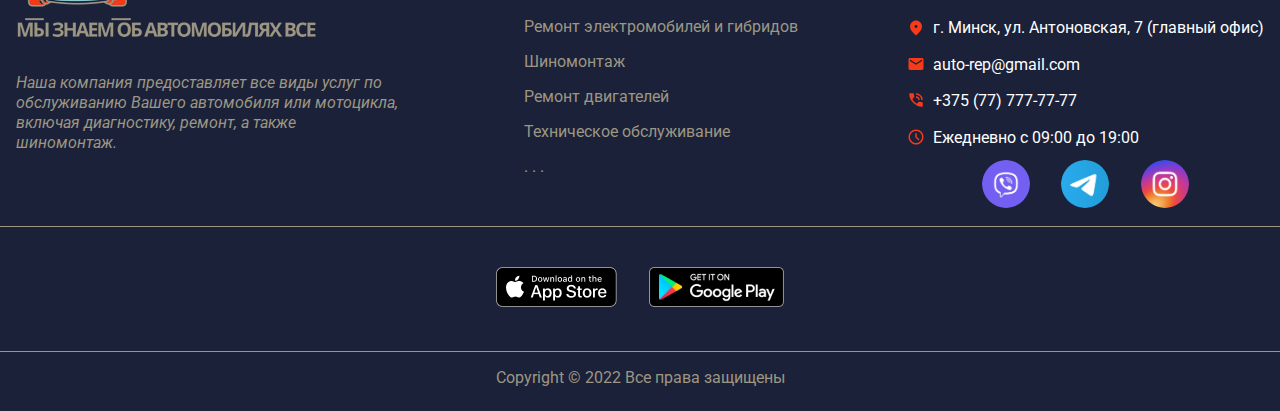
<file: pages/contacts.html>
<!DOCTYPE html>
<html lang="ru-RU">
  <head>
    <meta charset="UTF-8">
    <meta name="viewport" content="width=device-width, initial-scale=1.0">
    <meta http-equiv="X-UA-Compatible" content="ie=edge">
    <title>Контакты</title>
    <link rel="shortcut icon" href="../img/icons/autorep.ico">
    <link rel="stylesheet" href="../css/shared.css">
    <link rel="stylesheet" href="../css/contacts.css">
  </head>
  <body>
    <header class="main-header">
      <div class="backdrop"></div>
      <div class="modal">
        <h1 class="modal__title">Наш call-центр</h1>
        <h2 class="modal__number">+375(77)7777777</h2>
        <div class="modal__actions">
          <button class="modal__action" type="button">Закрыть</button>
          <button class="modal__close" type="button"></button>
        </div>
      </div>
      <div class="content">
        <a class="main-header__brand" href="../index.html" title="На главную страницу">
          <img class="main-header__logo" src="../img/logos/AUTO-REP_white.png" alt="AUTO-REP">
        </a>
        <nav class="main-nav">
          <div class="menu__icon">
            <span></span>
          </div>
          <ul class="main-nav__items">
            <li class="main-nav__item">
              <a class="main-nav__link" href="services.html">Наши услуги</a>
            </li>
            <li class="main-nav__item">
              <a class="main-nav__link" href="about.html">О нас</a>
            </li>
            <li class="main-nav__item">
              <a class="main-nav__link" href="towing.html">Буксировка и техпомощь</a>
            </li>
            <li class="main-nav__item">
              <a class="main-nav__link" href="articles.html">Статьи</a>
            </li>
            <li class="main-nav__item">
              <a class="main-nav__link" href="vacancies.html">Вакансии</a>
            </li>
            <li class="main-nav__item">
              <a class="main-nav__link" href="contacts.html">Контакты</a>
            </li>
            <li class="main-nav__item main-nav__item-button">
              <button class="button-typical main-nav__button">Связаться с нами</button>
            </li>
          </ul>
        </nav>
      </div>
    </header>
    <div class="page-header">
      <div class="content">
        <span><a class="page-header__home" href="../index.html">Главная</a></span>
        <span class="page-header__sep">/</span>
        <span class="page-header__title">Контакты</span>
        <h1 class="page-header__name">Контакты</h1>
      </div>
    </div>
    <main>
      <div class="content content-blocks">
        <section class="contacts">
          <h2 class="contacts__title">
            <span>Автосеть «AUTO-REP»</span>
            – сеть станций по техническому обслуживанию и ремонту автомобилей в Беларуси
          </h2>
          <ul class="contacts__items">
            <li class="contacts__item contacts__item--type-address">
              г. Минск, ул. Антоновская, 7;<br>
            </li>
            <li class="contacts__item contacts__item--type-address-reg">
              г. Гродно,ул. Победы, 22;
            </li>
            <li class="contacts__item contacts__item--type-address-reg">
              г. Брест, ул. Московская, 364;
            </li>
            <li class="contacts__item contacts__item--type-address-reg">
              г. Витебск, ул. Димитрова, 36/3;
            </li>
            <li class="contacts__item contacts__item--type-address-reg">
              г. Гомель, ул. Подгорная, 12;
            </li>
            <li class="contacts__item contacts__item--type-address-reg">
              г. Могилев, ул. Калужская, 2а
            </li>
            <li class="contacts__item contacts__item--type-mail">auto-rep@gmail.com</li>
            <li class="contacts__item contacts__item--type-tel">+375 (77) 777-77-77</li>
            <li class="contacts__item contacts__item--type-time">Ежедневно с 09:00 до 19:00</li>
          </ul>
          <h3 class="contacts__title contacts__title--size-small">Мы в социальных сетях</h3>
          <div class="contacts__messengers">
            <a class="contacts__Viber" href="#" title="Viber">
              <img class="contacts__soc contacts__Viber-w" src="../img/icons/Viber_white.png" alt="Viber">
              <img class="contacts__soc contacts__Viber-c" src="../img/icons/Viber.png" alt="Viber">
            </a>
            <a class="contacts__Telegram" href="#" title="Telegram">
              <img class="contacts__soc contacts__Telegram-w" src="../img/icons/Telegram_white.png" alt="Telegram">
              <img class="contacts__soc contacts__Telegram-c" src="../img/icons/Telegram.png" alt="Telegram">
            </a>
            <a class="contacts__Instagram" href="#" title="Instagram">
              <img class="contacts__soc contacts__Instagram-w" src="../img/icons/Instagram_white.png"
                   alt="Instagram">
              <img class="contacts__soc contacts__Instagram-c" src="../img/icons/Instagram.png" alt="Instagram">
            </a>
          </div>
          <p class="contacts__description">Наша компания предоставляет все виды услуг по обслуживанию Вашего
            автомобиля, включая диагностику, ремонт, покрасочные работы, а также шиномонтаж и мойку.</p>
        </section>
        <section class="form-main">
          <h2 class="form__title">Форма обратной связи</h2>
          <form class="form">
            <fieldset class="form-contact">
              <input type="text" name="your-name" value="" class="form-input form-name" aria-required="true"
                     aria-invalid="false" placeholder="Ваше имя *">
              <input type="email" name="your-email" value="" class="form-input form-mail" aria-required="true"
                     aria-invalid="true" placeholder="Ваш E-mail *">
              <input type="tel" name="your-phone" value="" class="form-input form-tel" aria-invalid="false"
                     placeholder="Ваш телефон">
              <textarea name="your-message" cols="40" rows="10" class="form-input form-text" aria-required="true"
                        aria-invalid="true" placeholder="Ваше сообщение *"></textarea>
              <input type="submit" value="Отправить" class="form-input form-submit">
            </fieldset>
          </form>
        </section>
      </div>
    </main>
    <footer class="footer">
      <div class="footer-head">
        <img class="footer-head__mechanic" src="../img/footer/footer-mechanic.png" alt="mechanic">
        <img class="footer-head__houses" src="../img/footer/footer-houses.png" alt="houses">
      </div>
      <div class="footer-basic">
        <div class="content footer__main-block">
          <div class="footer__company">
            <a class="footer__brand" href="../index.html" title="На главную страницу">
              <img class="footer__logo" src="../img/logos/AUTO-REP_gr_w.png" alt="AUTO-REP">
            </a>
            <p class="footer__description">Наша компания предоставляет все виды услуг по обслуживанию Вашего автомобиля
              или мотоцикла, включая
              диагностику, ремонт, а также шиномонтаж.</p>
          </div>
          <div class="footer__services">
            <h2 class="footer__services-title">Наши услуги</h2>
            <ul class="footer__service-items">
              <li class="footer__service-item">
                <a class="footer__link" href="services.html">Ремонт электромобилей и гибридов</a>
              </li>
              <li class="footer__service-item">
                <a class="footer__link" href="services.html">Шиномонтаж</a>
              </li>
              <li class="footer__service-item">
                <a class="footer__link" href="services.html">Ремонт двигателей</a>
              </li>
              <li class="footer__service-item">
                <a class="footer__link" href="services.html">Техническое обслуживание</a>
              </li>
              <li class="footer__service-item">
                <a class="footer__link" href="services.html">. . .</a>
              </li>
            </ul>
          </div>
          <div class="footer__contacts">
            <h2 class="footer__services-title">Контакты</h2>
            <ul class="footer__contact-items">
              <li class="footer__contact-item footer__contact-item--type-address">г. Минск, ул. Антоновская, 7
                (главный oфис)
              </li>
              <li class="footer__contact-item footer__contact-item--type-mail">auto-rep@gmail.com</li>
              <li class="footer__contact-item footer__contact-item--type-tel">+375 (77) 777-77-77</li>
              <li class="footer__contact-item footer__contact-item--type-time">Ежедневно с 09:00 до 19:00</li>
            </ul>
            <div class="footer__messengers">
              <a class="footer__social-Viber" href="contacts.html">
                <img class="footer__social" src="../img/icons/Viber.png" alt="Viber">
              </a>
              <a class="footer__social-Telegram" href="contacts.html">
                <img class="footer__social" src="../img/icons/Telegram.png" alt="Telegram">
              </a>
              <a class="footer__social-Instagram" href="contacts.html">
                <img class="footer__social" src="../img/icons/Instagram.png" alt="Instagram">
              </a>
            </div>
          </div>
        </div>
        <div class="content footer__market">
          <a class="footer__app" href="#">
            <img src="../img/icons/App_Store.png" alt="appstore">
          </a>
          <a class="footer__app" href="#">
            <img src="../img/icons/googleplay.png" alt="googleplay">
          </a>
        </div>
        <p class="footer__copyright">Copyright © 2022 Все права защищены</p></div>
    </footer>
    <div class="scroll-up"></div>
    <script src="../js/modal.js"></script>
    <script src="../js/scroll-up.js"></script>
  </body>
</html>
</file>
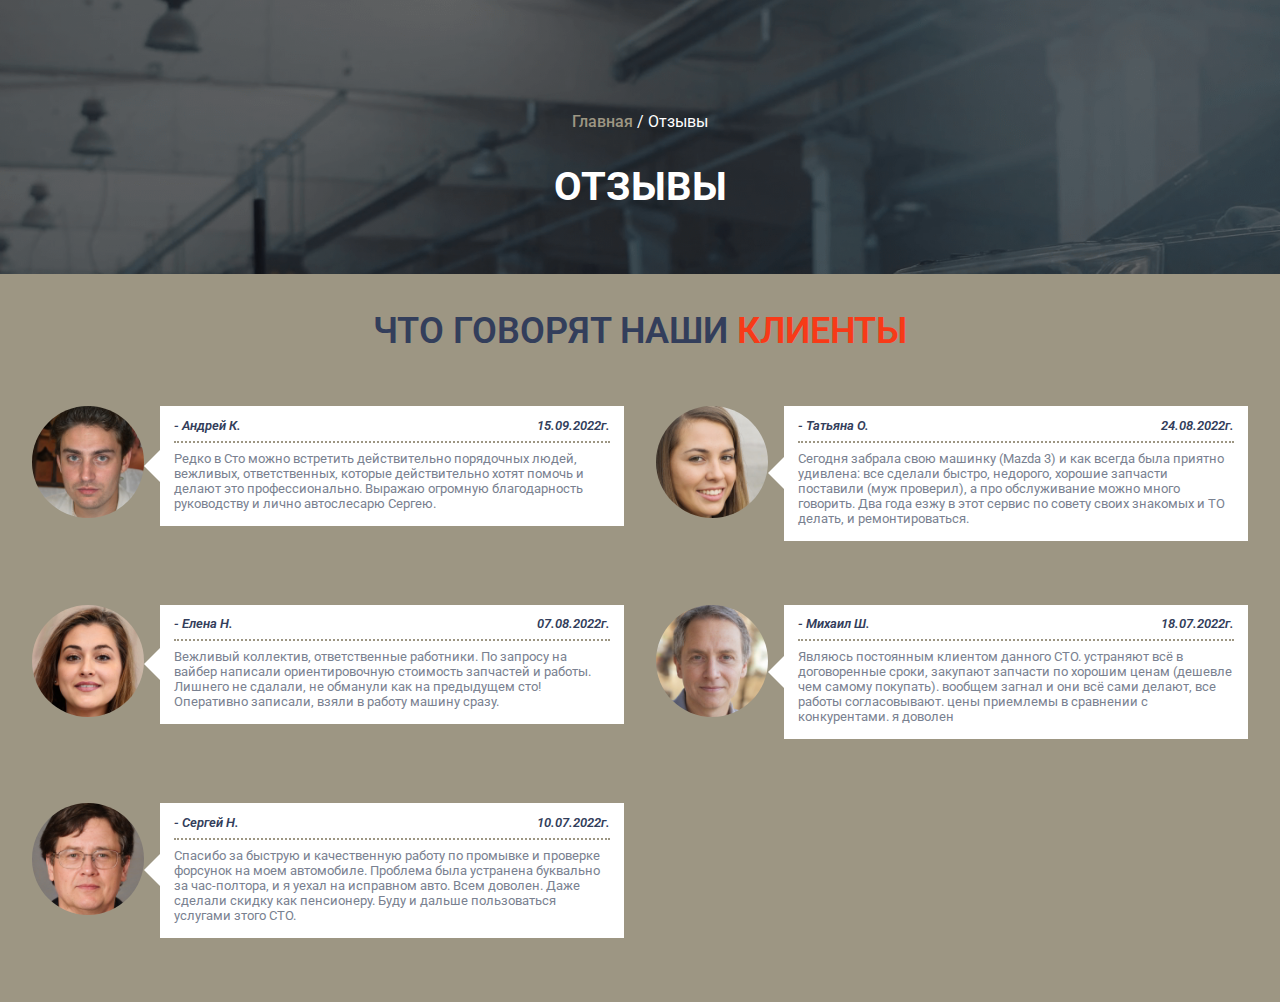
<file: pages/reviews.html>
<!DOCTYPE html>
<html lang="ru-RU">
  <head>
    <meta charset="UTF-8">
    <meta name="viewport" content="width=device-width, initial-scale=1.0">
    <meta http-equiv="X-UA-Compatible" content="ie=edge">
    <title>Отзывы</title>
    <link rel="shortcut icon" href="../img/icons/autorep.ico">
    <link rel="stylesheet" href="../css/shared.css">
    <link rel="stylesheet" href="../css/reviews.css">
  </head>
  <body>
    <div class="page-header">
      <div class="content">
        <span><a class="page-header__home" href="../index.html">Главная</a></span>
        <span class="page-header__sep">/</span>
        <span class="page-header__title">Отзывы</span>
        <h1 class="page-header__name">Отзывы</h1>
      </div>
    </div>
    <main class="feedback">
      <div class="content">
        <h2 class="feedback__name">Что говорят наши <span>клиенты</span></h2>
        <div class="review fl">
          <div class="review__item">
            <div class="review__image fl">
              <img src="../img/people/Andrey.jpg" title="Андрей К." alt="Andrey">
            </div>
            <div class="review__content">
              <div class="review__title">
                <span class="review__name">Андрей К.</span>
                <span class="review__client fr">15.09.2022г.</span>
              </div>
              <p class="review__description clearfix">
                Редко в Сто можно встретить действительно порядочных людей, вежливых, ответственных, которые
                действительно хотят помочь и делают это профессионально. Выражаю огромную благодарность руководству и
                лично автослесарю Сергею.
              </p>
            </div>
          </div>
        </div>
        <div class="review fl">
          <div class="review__item">
            <div class="review__image fl">
              <img src="../img/people/Tatyana.jpg" title="Татьяна О." alt="Tatyana">
            </div>
            <div class="review__content">
              <div class="review__title">
                <span class="review__name">Татьяна О.</span>
                <span class="review__client fr">24.08.2022г.</span>
              </div>
              <p class="review__description">
                Сегодня забрала свою машинку (Mazda 3) и как всегда была приятно удивлена: все сделали быстро, недорого,
                хорошие запчасти поставили (муж проверил), а про обслуживание можно много говорить. Два года езжу в этот
                сервис по совету своих знакомых и ТО делать, и ремонтироваться.
              </p>
            </div>
          </div>
        </div>
        <div class="review fl">
          <div class="review__item">
            <div class="review__image fl">
              <img src="../img/people/Elena.jpg" title="Елена Н." alt="Elena">
            </div>
            <div class="review__content">
              <div class="review__title">
                <span class="review__name">Елена Н.</span>
                <span class="review__client fr">07.08.2022г.</span>
              </div>
              <p class="review__description">
                Вежливый коллектив, ответственные работники. По запросу на вайбер написали ориентировочную стоимость
                запчастей и работы. Лишнего не сдалали, не обманули как на предыдущем сто! Оперативно записали, взяли в
                работу машину сразу.
              </p>
            </div>
          </div>
        </div>
        <div class="review fl">
          <div class="review__item">
            <div class="review__image fl">
              <img src="../img/people/Mihail.jpg" title="Михаил Ш." alt="Mihail">
            </div>
            <div class="review__content">
              <div class="review__title">
                <span class="review__name">Михаил Ш.</span>
                <span class="review__client fr">18.07.2022г.</span>
              </div>
              <p class="review__description">
                Являюсь постоянным клиентом данного СТО. устраняют всё в договоренные сроки, закупают запчасти по
                хорошим ценам (дешевле чем самому покупать). вообщем загнал и они всё сами делают, все работы
                согласовывают. цены приемлемы в сравнении с конкурентами. я доволен
              </p>
            </div>
          </div>
        </div>
        <div class="review fl">
          <div class="review__item">
            <div class="review__image fl">
              <img src="../img/people/Sergey.jpg" title="Сергей Н." alt="Sergey">
            </div>
            <div class="review__content">
              <div class="review__title">
                <span class="review__name">Сергей Н.</span>
                <span class="review__client fr">10.07.2022г.</span>
              </div>
              <p class="review__description">
                Спасибо за быструю и качественную работу по промывке и проверке форсунок на моем автомобиле. Проблема
                была устранена буквально за час-полтора, и я уехал на исправном авто. Всем доволен. Даже сделали скидку
                как пенсионеру. Буду и дальше пользоваться услугами зтого СТО.
              </p>
            </div>
          </div>
        </div>
      </div>
    </main>
  </body>
</html>
</file>
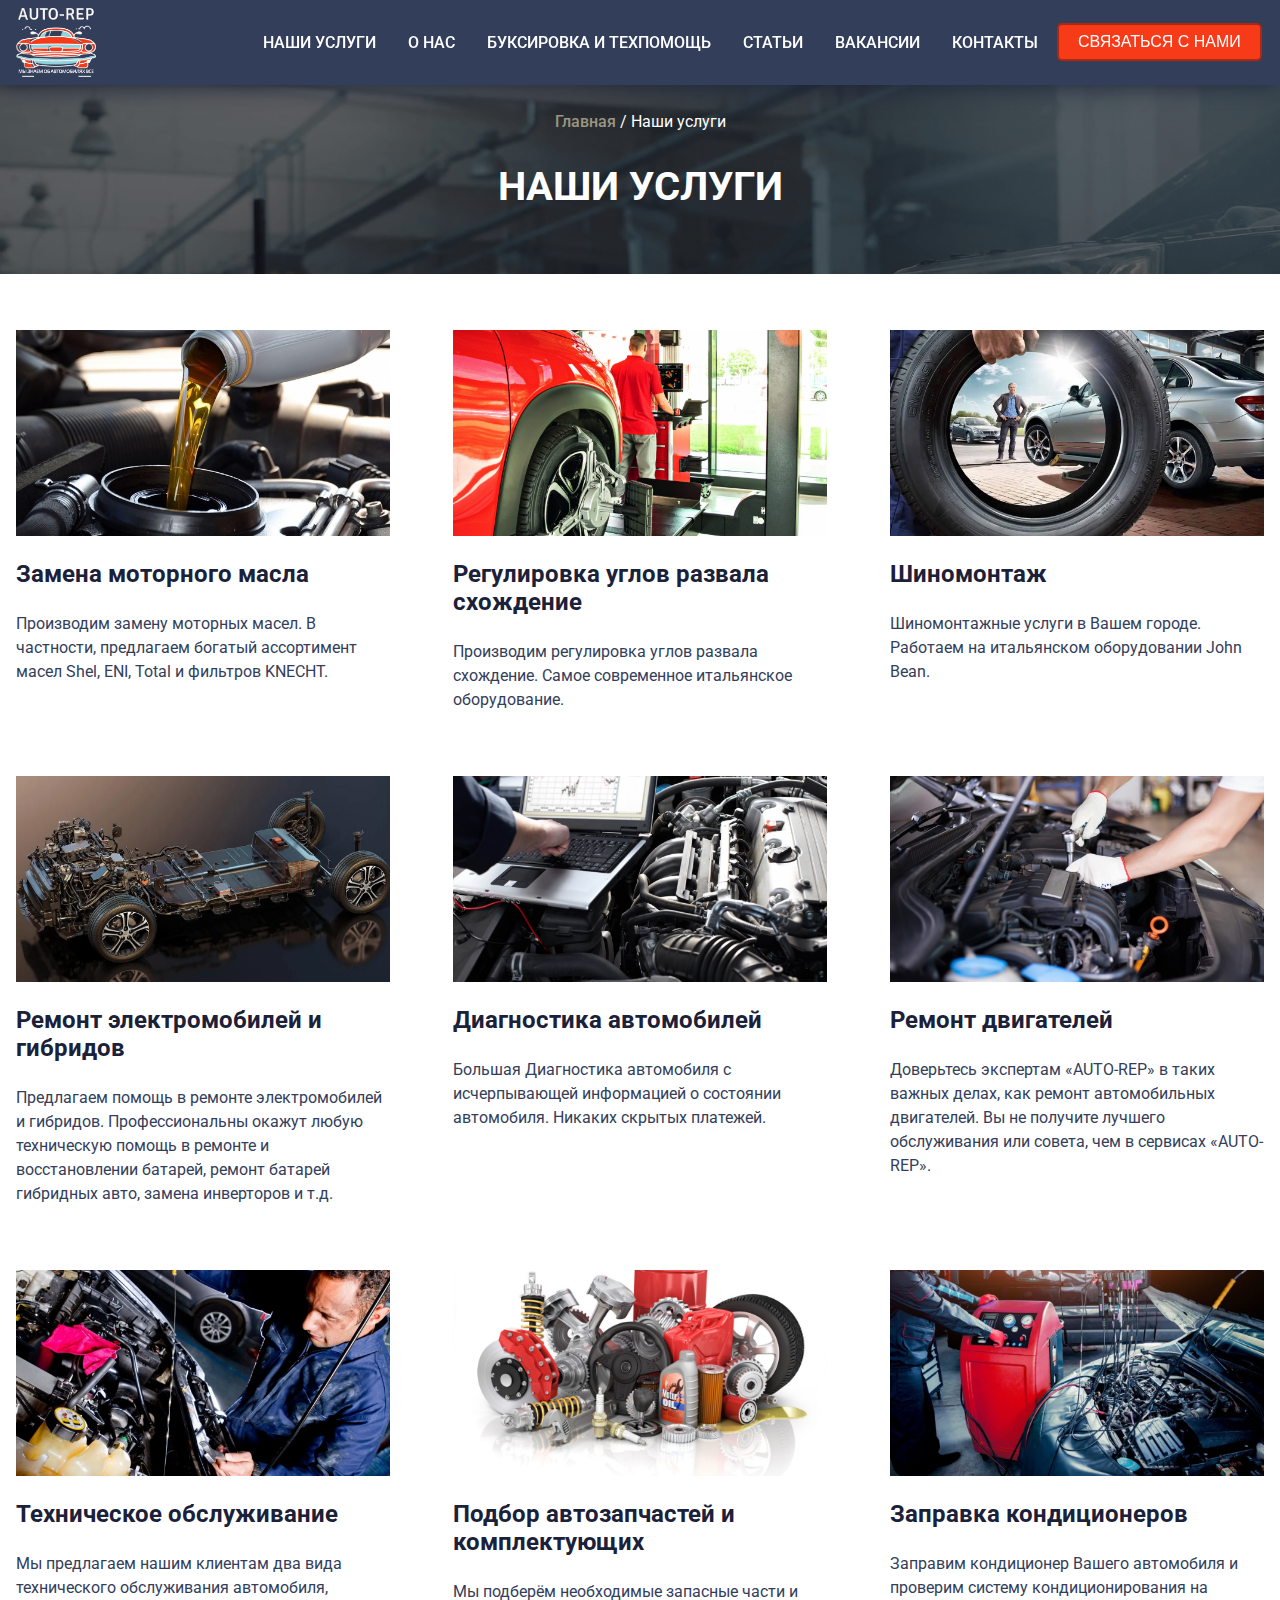
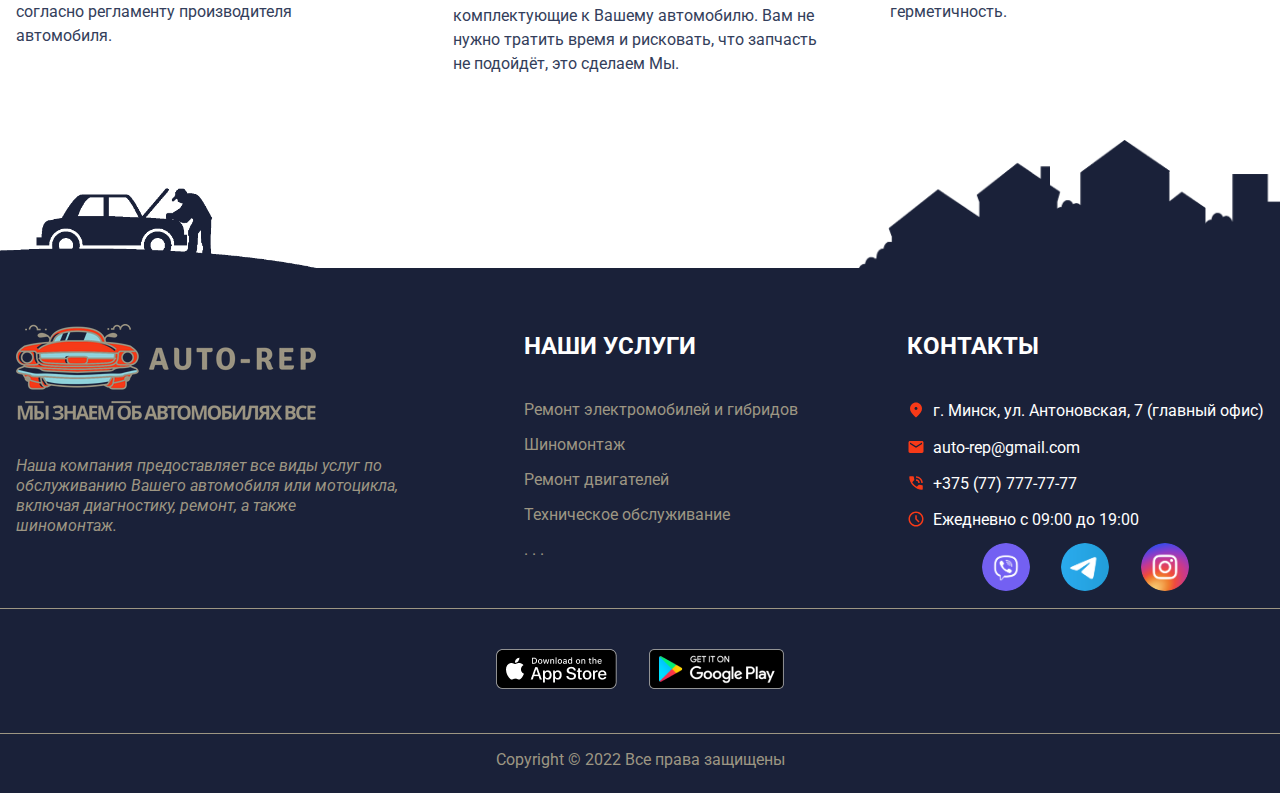
<file: pages/services.html>
<!DOCTYPE html>
<html lang="ru-RU">
  <head>
    <meta charset="UTF-8">
    <meta name="viewport" content="width=device-width, initial-scale=1.0">
    <meta http-equiv="X-UA-Compatible" content="ie=edge">
    <title>Наши услуги</title>
    <link rel="shortcut icon" href="../img/icons/autorep.ico">
    <link rel="stylesheet" href="../css/shared.css">
    <link rel="stylesheet" href="../css/services.css">
  </head>
  <body>
    <header class="main-header">
      <div class="backdrop"></div>
      <div class="modal">
        <h1 class="modal__title">Наш call-центр</h1>
        <h2 class="modal__number">+375(77)7777777</h2>
        <div class="modal__actions">
          <button class="modal__action" type="button">Закрыть</button>
          <button class="modal__close" type="button"></button>
        </div>
      </div>
      <div class="content">
        <a class="main-header__brand" href="../index.html" title="На главную страницу">
          <img class="main-header__logo" src="../img/logos/AUTO-REP_white.png" alt="AUTO-REP">
        </a>
        <nav class="main-nav">
          <div class="menu__icon">
            <span></span>
          </div>
          <ul class="main-nav__items">
            <li class="main-nav__item">
              <a class="main-nav__link" href="services.html">Наши услуги</a>
            </li>
            <li class="main-nav__item">
              <a class="main-nav__link" href="about.html">О нас</a>
            </li>
            <li class="main-nav__item">
              <a class="main-nav__link" href="towing.html">Буксировка и техпомощь</a>
            </li>
            <li class="main-nav__item">
              <a class="main-nav__link" href="articles.html">Статьи</a>
            </li>
            <li class="main-nav__item">
              <a class="main-nav__link" href="vacancies.html">Вакансии</a>
            </li>
            <li class="main-nav__item">
              <a class="main-nav__link" href="contacts.html">Контакты</a>
            </li>
            <li class="main-nav__item main-nav__item-button">
              <button class="button-typical main-nav__button">Связаться с нами</button>
            </li>
          </ul>
        </nav>
      </div>
    </header>
    <div class="page-header">
      <div class="content">
        <span><a class="page-header__home" href="../index.html">Главная</a></span>
        <span class="page-header__sep">/</span>
        <span class="page-header__title">Наши услуги</span>
        <h1 class="page-header__name">Наши услуги</h1>
      </div>
    </div>
    <main>
      <section id="services">
        <div class="content serv-items">
          <div class="serv-item">
            <div class="serv-item__rectangle">
              <img class="serv-item__picture" src="../img/services/oil-change.jpg" alt="oil-change"
                   title="Замена масла">
            </div>
            <h2 class="serv-item__name">Замена моторного масла</h2>
            <p class="serv-item__description">Производим замену моторных масел. В частности, предлагаем богатый
              ассортимент масел Shel, ENI,
              Total и
              фильтров KNECHT.</p>
          </div>
          <div class="serv-item">
            <div class="serv-item__rectangle">
              <img class="serv-item__picture" src="../img/services/wheel-aligner.jpg" alt="wheel-aligner"
                   title="Развал-схождение">
            </div>
            <h2 class="serv-item__name">Регулировка углов развала схождение</h2>
            <p class="serv-item__description">Производим регулировка углов развала схождение. Самое современное
              итальянское оборудование.</p>
          </div>
          <div class="serv-item">
            <div class="serv-item__rectangle">
              <img class="serv-item__picture" src="../img/services/shinomontag.jpg" alt="shinomontag"
                   title="Шиномонтаж">
            </div>
            <h2 class="serv-item__name">Шиномонтаж</h2>
            <p class="serv-item__description">Шиномонтажные услуги в Вашем городе. Работаем на итальянском
              оборудовании John Bean.</p>
          </div>
          <div class="serv-item">
            <div class="serv-item__rectangle">
              <img class="serv-item__picture" src="../img/services/electrocar.jpg" alt="electrocar"
                   title="Ремонт электрокаров">
            </div>
            <h2 class="serv-item__name">Ремонт электромобилей и гибридов</h2>
            <p class="serv-item__description">Предлагаем помощь в ремонте электромобилей и гибридов. Профессиональны
              окажут любую техническую помощь в ремонте и восстановлении батарей, ремонт батарей гибридных авто,
              замена инверторов и т.д.</p>
          </div>
          <div class="serv-item">
            <div class="serv-item__rectangle">
              <img class="serv-item__picture" src="../img/services/diagnostics.jpg" alt="diagnostics"
                   title="Диагностика автомобилей">
            </div>
            <h2 class="serv-item__name">Диагностика автомобилей</h2>
            <p class="serv-item__description">Большая Диагностика автомобиля с исчерпывающей информацией о состоянии
              автомобиля. Никаких скрытых платежей.</p>
          </div>
          <div class="serv-item">
            <div class="serv-item__rectangle">
              <img class="serv-item__picture" src="../img/services/engine.jpg" alt="engine" title="Ремонт двигателей">
            </div>
            <h2 class="serv-item__name">Ремонт двигателей</h2>
            <p class="serv-item__description">Доверьтесь экспертам «AUTO-REP» в таких важных делах, как ремонт
              автомобильных двигателей. Вы не получите лучшего обслуживания или совета, чем в сервисах «AUTO-REP».</p>
          </div>
          <div class="serv-item">
            <div class="serv-item__rectangle">
              <img class="serv-item__picture" src="../img/services/maintenance.jpg" alt="maintenance"
                   title="Техническое обслуживание">
            </div>
            <h2 class="serv-item__name">Техническое обслуживание</h2>
            <p class="serv-item__description">Мы предлагаем нашим клиентам два вида технического обслуживания
              автомобиля, согласно регламенту производителя автомобиля.</p>
          </div>
          <div class="serv-item">
            <div class="serv-item__rectangle">
              <img class="serv-item__picture" src="../img/services/parts.jpg" alt="parts" title="Подбор автозапчастей">
            </div>
            <h2 class="serv-item__name">Подбор автозапчастей и комплектующих</h2>
            <p class="serv-item__description">Мы подберём
              необходимые запасные части и комплектующие к Вашему автомобилю. Вам не нужно тратить время и рисковать,
              что запчасть не подойдёт, это сделаем Мы.</p>
          </div>
          <div class="serv-item">
            <div class="serv-item__rectangle">
              <img class="serv-item__picture" src="../img/services/conditioner.jpeg" alt="conditioner" title="Заправка кондиционеров">
            </div>
            <h2 class="serv-item__name">Заправка кондиционеров</h2>
            <p class="serv-item__description">Заправим кондиционер Вашего автомобиля и проверим систему
              кондиционирования на герметичность.</p>
          </div>
        </div>
      </section>
    </main>
    <footer class="footer">
      <div class="footer-head">
        <img class="footer-head__mechanic" src="../img/footer/footer-mechanic.png" alt="mechanic">
        <img class="footer-head__houses" src="../img/footer/footer-houses.png" alt="houses">
      </div>
      <div class="footer-basic">
        <div class="content footer__main-block">
          <div class="footer__company">
            <a class="footer__brand" href="../index.html" title="На главную страницу">
              <img class="footer__logo" src="../img/logos/AUTO-REP_gr_w.png" alt="AUTO-REP">
            </a>
            <p class="footer__description">Наша компания предоставляет все виды услуг по обслуживанию Вашего автомобиля
              или мотоцикла, включая
              диагностику, ремонт, а также шиномонтаж.</p>
          </div>
          <div class="footer__services">
            <h2 class="footer__services-title">Наши услуги</h2>
            <ul class="footer__service-items">
              <li class="footer__service-item">
                <a class="footer__link" href="services.html">Ремонт электромобилей и гибридов</a>
              </li>
              <li class="footer__service-item">
                <a class="footer__link" href="services.html">Шиномонтаж</a>
              </li>
              <li class="footer__service-item">
                <a class="footer__link" href="services.html">Ремонт двигателей</a>
              </li>
              <li class="footer__service-item">
                <a class="footer__link" href="services.html">Техническое обслуживание</a>
              </li>
              <li class="footer__service-item">
                <a class="footer__link" href="services.html">. . .</a>
              </li>
            </ul>
          </div>
          <div class="footer__contacts">
            <h2 class="footer__services-title">Контакты</h2>
            <ul class="footer__contact-items">
              <li class="footer__contact-item footer__contact-item--type-address">г. Минск, ул. Антоновская, 7
                (главный oфис)
              </li>
              <li class="footer__contact-item footer__contact-item--type-mail">auto-rep@gmail.com</li>
              <li class="footer__contact-item footer__contact-item--type-tel">+375 (77) 777-77-77</li>
              <li class="footer__contact-item footer__contact-item--type-time">Ежедневно с 09:00 до 19:00</li>
            </ul>
            <div class="footer__messengers">
              <a class="footer__social-Viber" href="contacts.html">
                <img class="footer__social" src="../img/icons/Viber.png" alt="Viber">
              </a>
              <a class="footer__social-Telegram" href="contacts.html">
                <img class="footer__social" src="../img/icons/Telegram.png" alt="Telegram">
              </a>
              <a class="footer__social-Instagram" href="contacts.html">
                <img class="footer__social" src="../img/icons/Instagram.png" alt="Instagram">
              </a>
            </div>
          </div>
        </div>
        <div class="content footer__market">
          <a class="footer__app" href="#">
            <img src="../img/icons/App_Store.png" alt="appstore">
          </a>
          <a class="footer__app" href="#">
            <img src="../img/icons/googleplay.png" alt="googleplay">
          </a>
        </div>
        <p class="footer__copyright">Copyright © 2022 Все права защищены</p></div>
    </footer>
    <div class="scroll-up"></div>
    <script src="../js/modal.js"></script>
    <script src="../js/scroll-up.js"></script>
  </body>
</html>
</file>
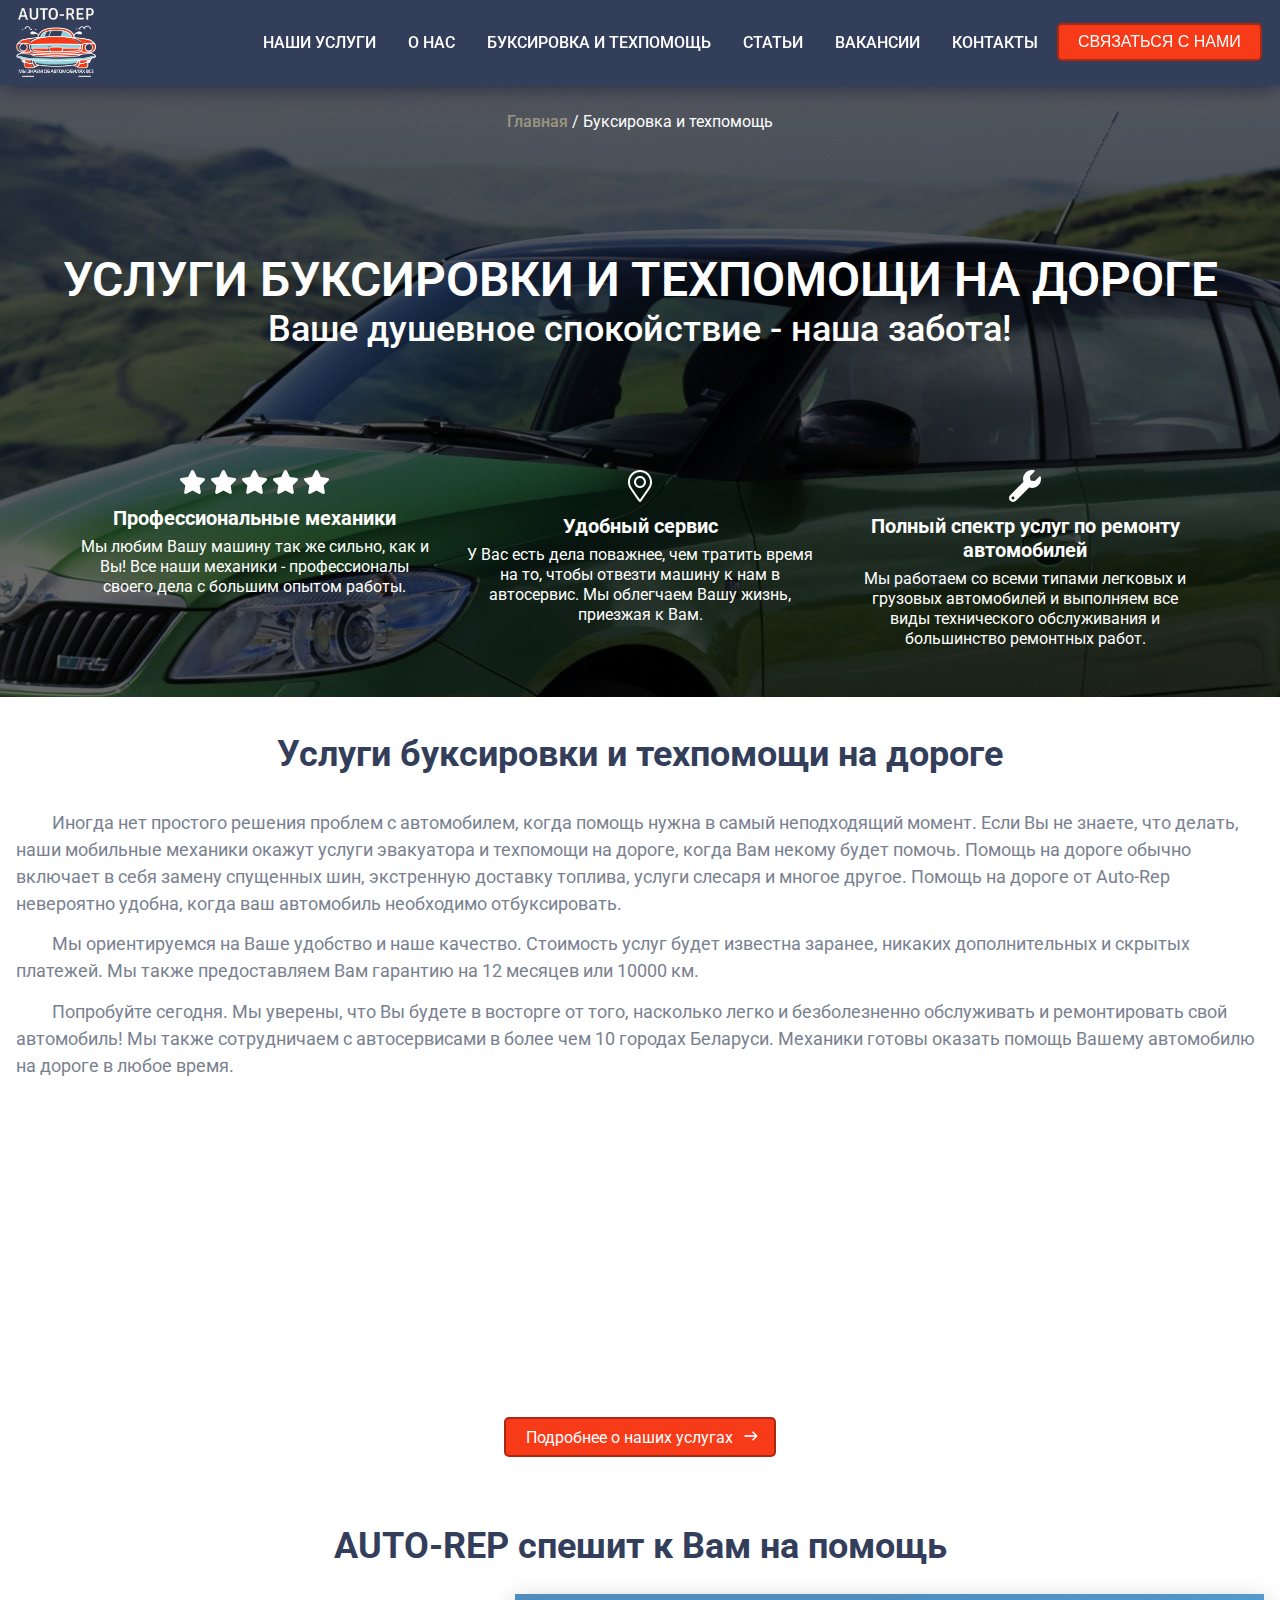
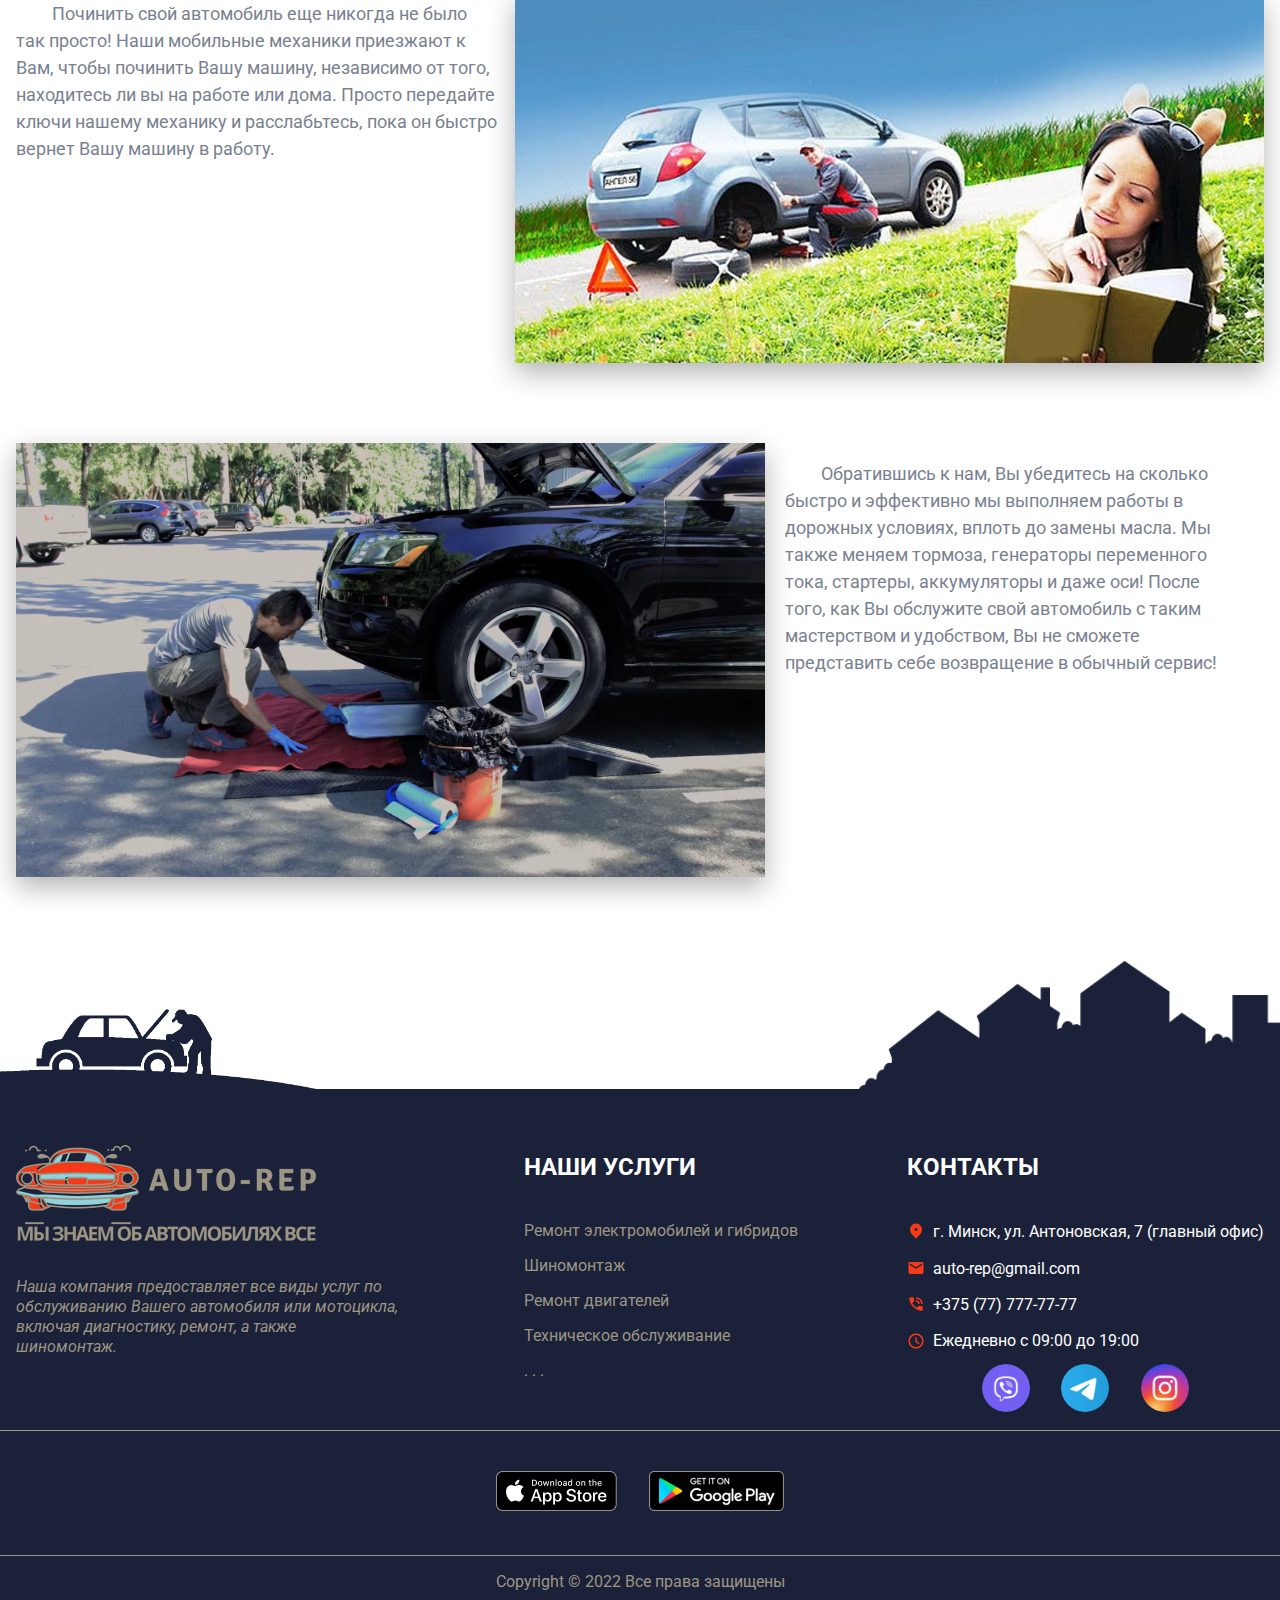
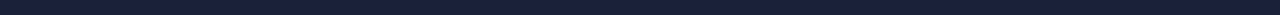
<file: pages/towing.html>
<!DOCTYPE html>
<html lang="ru-RU">
  <head>
    <meta charset="UTF-8">
    <meta name="viewport" content="width=device-width, initial-scale=1.0">
    <meta http-equiv="X-UA-Compatible" content="ie=edge">
    <title>Буксировка и техпомощь</title>
    <link rel="shortcut icon" href="../img/icons/autorep.ico">
    <link rel="stylesheet" href="../css/shared.css">
    <link rel="stylesheet" href="../css/towing.css">
  </head>
  <body>
    <header class="main-header">
      <div class="backdrop"></div>
      <div class="modal">
        <h1 class="modal__title">Наш call-центр</h1>
        <h2 class="modal__number">+375(77)7777777</h2>
        <div class="modal__actions">
          <button class="modal__action" type="button">Закрыть</button>
          <button class="modal__close" type="button"></button>
        </div>
      </div>
      <div class="content">
        <a class="main-header__brand" href="../index.html" title="На главную страницу">
          <img class="main-header__logo" src="../img/logos/AUTO-REP_white.png" alt="AUTO-REP">
        </a>
        <nav class="main-nav">
          <div class="menu__icon">
            <span></span>
          </div>
          <ul class="main-nav__items">
            <li class="main-nav__item">
              <a class="main-nav__link" href="services.html">Наши услуги</a>
            </li>
            <li class="main-nav__item">
              <a class="main-nav__link" href="about.html">О нас</a>
            </li>
            <li class="main-nav__item">
              <a class="main-nav__link" href="towing.html">Буксировка и техпомощь</a>
            </li>
            <li class="main-nav__item">
              <a class="main-nav__link" href="articles.html">Статьи</a>
            </li>
            <li class="main-nav__item">
              <a class="main-nav__link" href="vacancies.html">Вакансии</a>
            </li>
            <li class="main-nav__item">
              <a class="main-nav__link" href="contacts.html">Контакты</a>
            </li>
            <li class="main-nav__item main-nav__item-button">
              <button class="button-typical main-nav__button">Связаться с нами</button>
            </li>
          </ul>
        </nav>
      </div>
    </header>
    <main>
      <section class="towing background-car">
        <div class="content">
          <div class="page-header__inner">
            <span><a class="page-header__home" href="../index.html">Главная</a></span>
            <span class="page-header__sep">/</span>
            <span class="page-header__title">Буксировка и техпомощь</span>
          </div>
          <h2 class="towing__title">
            <span class="towing__header">Услуги буксировки и техпомощи на дороге</span><br>
            <span class="towing__target">Ваше душевное спокойствие - наша забота!</span>
          </h2>
          <div class="towing__item">
            <svg class="towing__svg-star" aria-hidden="true" data-prefix="fas" data-icon="star" role="img"
                 xmlns="http://www.w3.org/2000/svg" viewBox="0 0 576 512" data-fa-i2svg="">
              <path fill="currentColor"
                    d="M259.3 17.8L194 150.2 47.9 171.5c-26.2 3.8-36.7 36.1-17.7 54.6l105.7 103-25 145.5c-4.5 26.3 23.2 46 46.4 33.7L288 439.6l130.7 68.7c23.2 12.2 50.9-7.4 46.4-33.7l-25-145.5 105.7-103c19-18.5 8.5-50.8-17.7-54.6L382 150.2 316.7 17.8c-11.7-23.6-45.6-23.9-57.4 0z"></path>
            </svg>
            <svg class="towing__svg-star" aria-hidden="true" data-prefix="fas" data-icon="star" role="img"
                 xmlns="http://www.w3.org/2000/svg" viewBox="0 0 576 512" data-fa-i2svg="">
              <path fill="currentColor"
                    d="M259.3 17.8L194 150.2 47.9 171.5c-26.2 3.8-36.7 36.1-17.7 54.6l105.7 103-25 145.5c-4.5 26.3 23.2 46 46.4 33.7L288 439.6l130.7 68.7c23.2 12.2 50.9-7.4 46.4-33.7l-25-145.5 105.7-103c19-18.5 8.5-50.8-17.7-54.6L382 150.2 316.7 17.8c-11.7-23.6-45.6-23.9-57.4 0z"></path>
            </svg>
            <svg class="towing__svg-star" aria-hidden="true" data-prefix="fas" data-icon="star" role="img"
                 xmlns="http://www.w3.org/2000/svg" viewBox="0 0 576 512" data-fa-i2svg="">
              <path fill="currentColor"
                    d="M259.3 17.8L194 150.2 47.9 171.5c-26.2 3.8-36.7 36.1-17.7 54.6l105.7 103-25 145.5c-4.5 26.3 23.2 46 46.4 33.7L288 439.6l130.7 68.7c23.2 12.2 50.9-7.4 46.4-33.7l-25-145.5 105.7-103c19-18.5 8.5-50.8-17.7-54.6L382 150.2 316.7 17.8c-11.7-23.6-45.6-23.9-57.4 0z"></path>
            </svg>
            <svg class="towing__svg-star" aria-hidden="true" data-prefix="fas" data-icon="star" role="img"
                 xmlns="http://www.w3.org/2000/svg" viewBox="0 0 576 512" data-fa-i2svg="">
              <path fill="currentColor"
                    d="M259.3 17.8L194 150.2 47.9 171.5c-26.2 3.8-36.7 36.1-17.7 54.6l105.7 103-25 145.5c-4.5 26.3 23.2 46 46.4 33.7L288 439.6l130.7 68.7c23.2 12.2 50.9-7.4 46.4-33.7l-25-145.5 105.7-103c19-18.5 8.5-50.8-17.7-54.6L382 150.2 316.7 17.8c-11.7-23.6-45.6-23.9-57.4 0z"></path>
            </svg>
            <svg class="towing__svg-star" aria-hidden="true" data-prefix="fas" data-icon="star" role="img"
                 xmlns="http://www.w3.org/2000/svg" viewBox="0 0 576 512" data-fa-i2svg="">
              <path fill="currentColor"
                    d="M259.3 17.8L194 150.2 47.9 171.5c-26.2 3.8-36.7 36.1-17.7 54.6l105.7 103-25 145.5c-4.5 26.3 23.2 46 46.4 33.7L288 439.6l130.7 68.7c23.2 12.2 50.9-7.4 46.4-33.7l-25-145.5 105.7-103c19-18.5 8.5-50.8-17.7-54.6L382 150.2 316.7 17.8c-11.7-23.6-45.6-23.9-57.4 0z"></path>
            </svg>
            <h3 class="towing__sub-title">Профессиональные механики</h3>
            <p class="towing__sub-item">Мы любим Вашу машину так же сильно, как и Вы! Все наши механики -
              профессионалы своего дела с большим опытом работы.</p>
          </div>
          <div class="towing__item">
            <svg class="towing__svg" aria-hidden="true" data-prefix="fas" data-icon="map-marker-alt" role="img"
                 xmlns="http://www.w3.org/2000/svg" viewBox="0 0 384 512" data-fa-i2svg="">
              <path fill="currentColor"
                    d="M192 96c-52.935 0-96 43.065-96 96s43.065 96 96 96 96-43.065 96-96-43.065-96-96-96zm0 160c-35.29 0-64-28.71-64-64s28.71-64 64-64 64 28.71 64 64-28.71 64-64 64zm0-256C85.961 0 0 85.961 0 192c0 77.413 26.97 99.031 172.268 309.67 9.534 13.772 29.929 13.774 39.465 0C357.03 291.031 384 269.413 384 192 384 85.961 298.039 0 192 0zm0 473.931C52.705 272.488 32 256.494 32 192c0-42.738 16.643-82.917 46.863-113.137S149.262 32 192 32s82.917 16.643 113.137 46.863S352 149.262 352 192c0 64.49-20.692 80.47-160 281.931z"></path>
            </svg>
            <h3 class="towing__sub-title">Удобный сервис</h3>
            <p class="towing__sub-item">У Вас есть дела поважнее, чем тратить время на то, чтобы отвезти машину к нам в
              автосервис. Мы облегчаем Вашу жизнь, приезжая к Вам.</p>
          </div>
          <div class="towing__item">
            <svg class="towing__svg" aria-hidden="true" data-prefix="fas" data-icon="wrench" role="img"
                 xmlns="http://www.w3.org/2000/svg" viewBox="0 0 512 512" data-fa-i2svg="">
              <path fill="currentColor"
                    d="M507.73 109.1c-2.24-9.03-13.54-12.09-20.12-5.51l-74.36 74.36-67.88-11.31-11.31-67.88 74.36-74.36c6.62-6.62 3.43-17.9-5.66-20.16-47.38-11.74-99.55.91-136.58 37.93-39.64 39.64-50.55 97.1-34.05 147.2L18.74 402.76c-24.99 24.99-24.99 65.51 0 90.5 24.99 24.99 65.51 24.99 90.5 0l213.21-213.21c50.12 16.71 107.47 5.68 147.37-34.22 37.07-37.07 49.7-89.32 37.91-136.73zM64 472c-13.25 0-24-10.75-24-24 0-13.26 10.75-24 24-24s24 10.74 24 24c0 13.25-10.75 24-24 24z"></path>
            </svg>
            <h3 class="towing__sub-title">Полный спектр услуг по ремонту автомобилей</h3>
            <p class="towing__sub-item">Мы работаем со всеми типами легковых и грузовых автомобилей и выполняем все виды
              технического обслуживания и большинство ремонтных работ.</p>
          </div>
        </div>
      </section>
      <section class="assistance">
        <div class="content">
          <h2 class="assistance__header">Услуги буксировки и техпомощи на дороге</h2>
          <p class="assistance__content">
            Иногда нет простого решения проблем с автомобилем, когда помощь нужна в самый неподходящий момент. Если Вы
            не знаете, что делать, наши мобильные механики окажут услуги эвакуатора и техпомощи на дороге, когда Вам
            некому будет помочь. Помощь на дороге обычно включает в себя замену спущенных шин, экстренную доставку
            топлива, услуги слесаря и многое другое. Помощь на дороге от Auto-Rep невероятно удобна, когда ваш
            автомобиль необходимо отбуксировать.
          </p>
          <p class="assistance__content">
            Мы ориентируемся на Ваше удобство и наше качество. Стоимость услуг будет известна заранее, никаких
            дополнительных и скрытых платежей. Мы также предоставляем Вам гарантию на 12 месяцев или 10000 км.
          </p>
          <p class="assistance__content">
            Попробуйте сегодня. Мы уверены, что Вы будете в восторге от того, насколько легко и безболезненно
            обслуживать и ремонтировать свой автомобиль! Мы также сотрудничаем с автосервисами в более чем 10 городах
            Беларуси. Механики готовы оказать помощь Вашему автомобилю на дороге в любое время.
          </p>
        </div>
      </section>
      <section class="services background-car">
        <div class="content">
          <h2 class="services__header">Услуги, которые мы выполняем</h2>
          <ul class="services__items">
            <li class="services__item">Замена моторного масла</li>
            <li class="services__item">Шиномонтаж</li>
            <li class="services__item">Диагностика автомобилей</li>
            <li class="services__item">Ремонт двигателей</li>
            <li class="services__item">Техническое обслуживание</li>
            <li class="services__item">Заправка кондиционеров</li>
            <li class="services__item">Регулировка углов развала схождение</li>
            <li class="services__item">Ремонт электромобилей и гибридов</li>
            <li class="services__item">Подбор автозапчастей и комплектующих</li>
          </ul>
          <a class="button-typical services__button" role="button" href="../pages/services.html">
            <span>Подробнее о наших услугах</span>
          </a>
        </div>
      </section>
      <section class="roadside">
        <div class="content">
          <h2 class="roadside__header">AUTO-REP спешит к Вам на помощь</h2>
          <img class="roadside__img roadside__img--position-right" src="../img/shared/Help-road.jpg" alt="Help road"
               title="Помощь на дороге">
          <p class="roadside__content">
            Починить свой автомобиль еще никогда не было так просто! Наши мобильные механики приезжают к Вам, чтобы
            починить Вашу машину, независимо от того, находитесь ли вы на работе или дома. Просто передайте ключи
            нашему механику и расслабьтесь, пока он быстро вернет Вашу машину в работу.
          </p>
          <div class="clear"></div>
          <img class="roadside__img roadside__img--position-left" src="../img/shared/Help-oil.jpg" alt="Help oil"
               title="Помощь на дороге">
          <p class="roadside__content roadside__content--position-right">
            Обратившись к нам, Вы убедитесь на сколько быстро и эффективно мы выполняем работы в дорожных условиях,
            вплоть до замены масла. Мы также меняем тормоза, генераторы переменного тока, стартеры,
            аккумуляторы и даже оси! После того, как Вы обслужите свой автомобиль с таким мастерством и удобством, Вы не
            сможете представить себе возвращение в обычный сервис!
          </p>
        </div>
      </section>
    </main>
    <footer class="footer">
      <div class="footer-head">
        <img class="footer-head__mechanic" src="../img/footer/footer-mechanic.png" alt="mechanic">
        <img class="footer-head__houses" src="../img/footer/footer-houses.png" alt="houses">
      </div>
      <div class="footer-basic">
        <div class="content footer__main-block">
          <div class="footer__company">
            <a class="footer__brand" href="../index.html">
              <img class="footer__logo" src="../img/logos/AUTO-REP_gr_w.png" alt="AUTO-REP" title="На главную страницу">
            </a>
            <p class="footer__description">Наша компания предоставляет все виды услуг по обслуживанию Вашего автомобиля
              или мотоцикла, включая
              диагностику, ремонт, а также шиномонтаж.</p>
          </div>
          <div class="footer__services">
            <h2 class="footer__services-title">Наши услуги</h2>
            <ul class="footer__service-items">
              <li class="footer__service-item">
                <a class="footer__link" href="services.html">Ремонт электромобилей и гибридов</a>
              </li>
              <li class="footer__service-item">
                <a class="footer__link" href="services.html">Шиномонтаж</a>
              </li>
              <li class="footer__service-item">
                <a class="footer__link" href="services.html">Ремонт двигателей</a>
              </li>
              <li class="footer__service-item">
                <a class="footer__link" href="services.html">Техническое обслуживание</a>
              </li>
              <li class="footer__service-item">
                <a class="footer__link" href="services.html">. . .</a>
              </li>
            </ul>
          </div>
          <div class="footer__contacts">
            <h2 class="footer__services-title">Контакты</h2>
            <ul class="footer__contact-items">
              <li class="footer__contact-item footer__contact-item--type-address">г. Минск, ул. Антоновская, 7
                (главный oфис)
              </li>
              <li class="footer__contact-item footer__contact-item--type-mail">auto-rep@gmail.com</li>
              <li class="footer__contact-item footer__contact-item--type-tel">+375 (77) 777-77-77</li>
              <li class="footer__contact-item footer__contact-item--type-time">Ежедневно с 09:00 до 19:00</li>
            </ul>
            <div class="footer__messengers">
              <a class="footer__social-Viber" href="contacts.html">
                <img class="footer__social" src="../img/icons/Viber.png" alt="Viber">
              </a>
              <a class="footer__social-Telegram" href="contacts.html">
                <img class="footer__social" src="../img/icons/Telegram.png" alt="Telegram">
              </a>
              <a class="footer__social-Instagram" href="contacts.html">
                <img class="footer__social" src="../img/icons/Instagram.png" alt="Instagram">
              </a>
            </div>
          </div>
        </div>
        <div class="content footer__market">
          <a class="footer__app" href="#">
            <img src="../img/icons/App_Store.png" alt="appstore">
          </a>
          <a class="footer__app" href="#">
            <img src="../img/icons/googleplay.png" alt="googleplay">
          </a>
        </div>
        <p class="footer__copyright">Copyright © 2022 Все права защищены</p></div>
    </footer>
    <div class="scroll-up"></div>
    <script src="../js/modal.js"></script>
    <script src="../js/scroll-up.js"></script>
    <script src="../js/parallax.js"></script>
  </body>
</html>
</file>
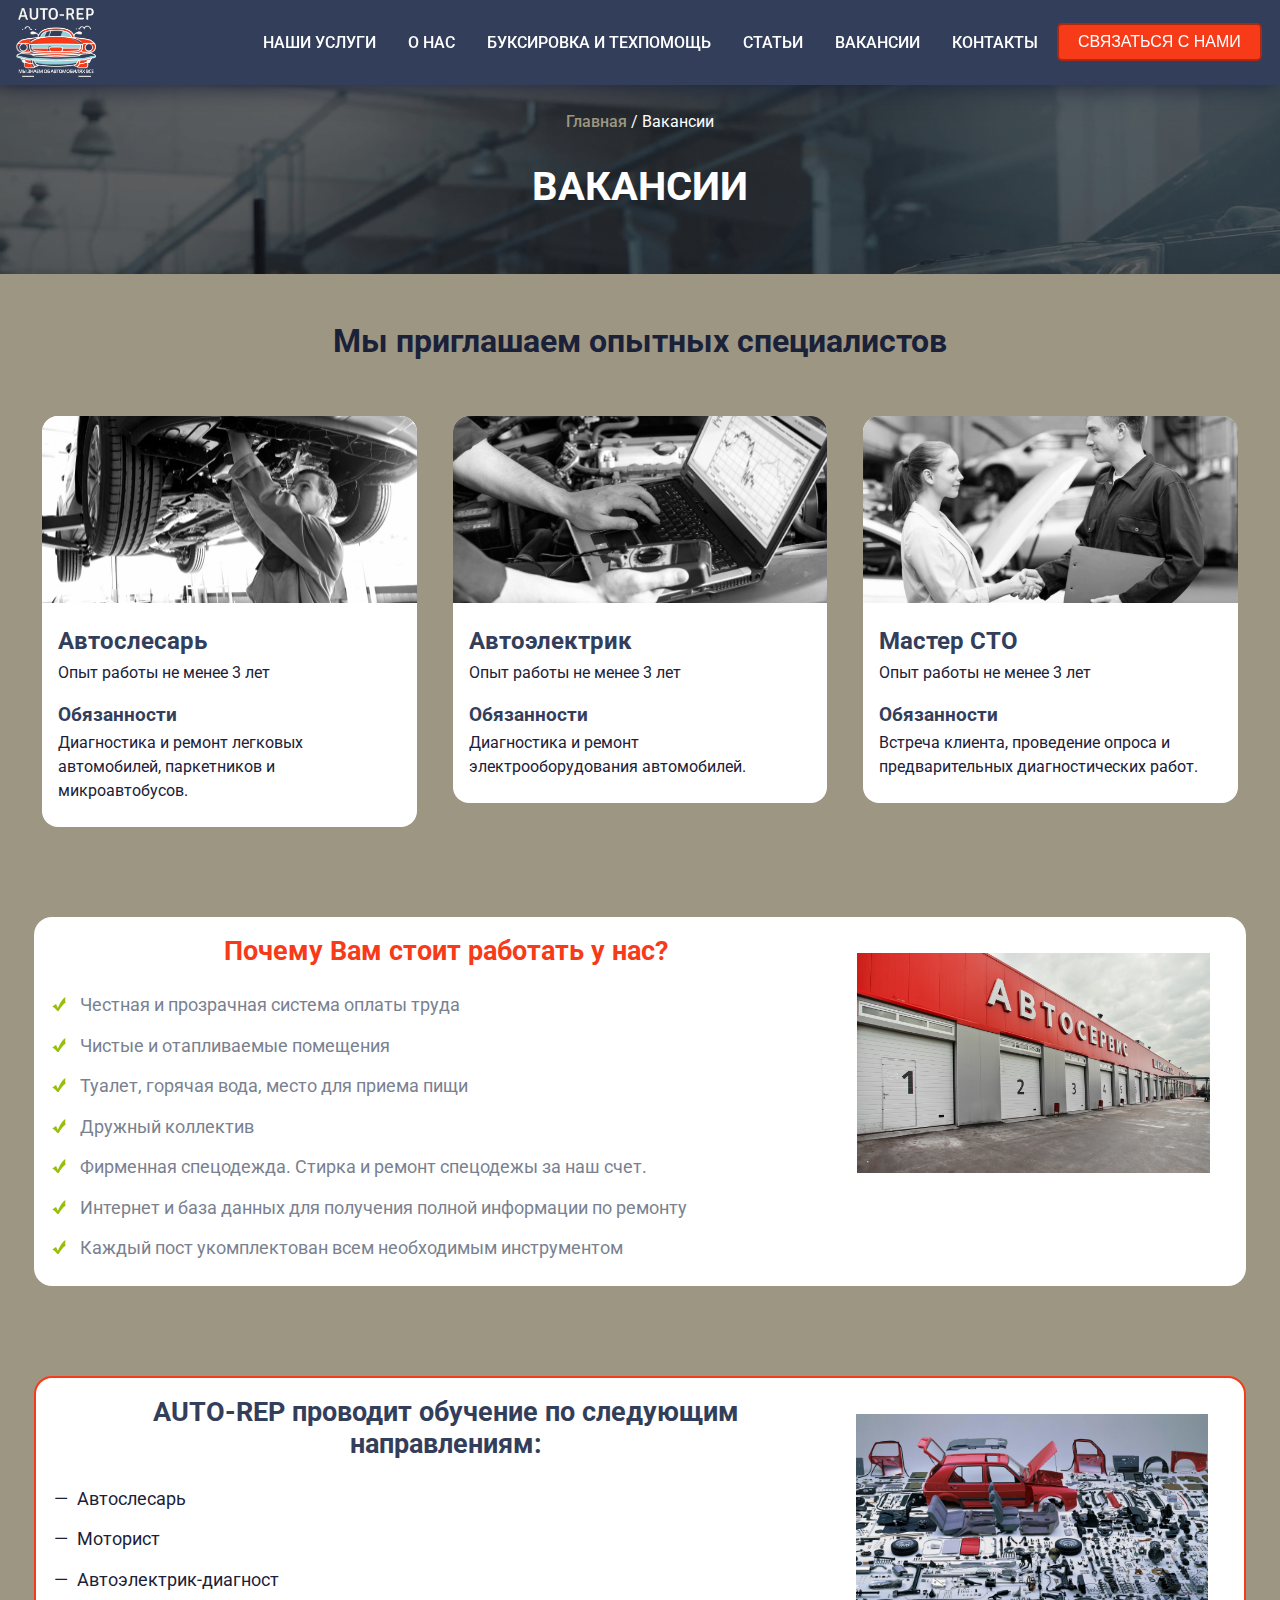
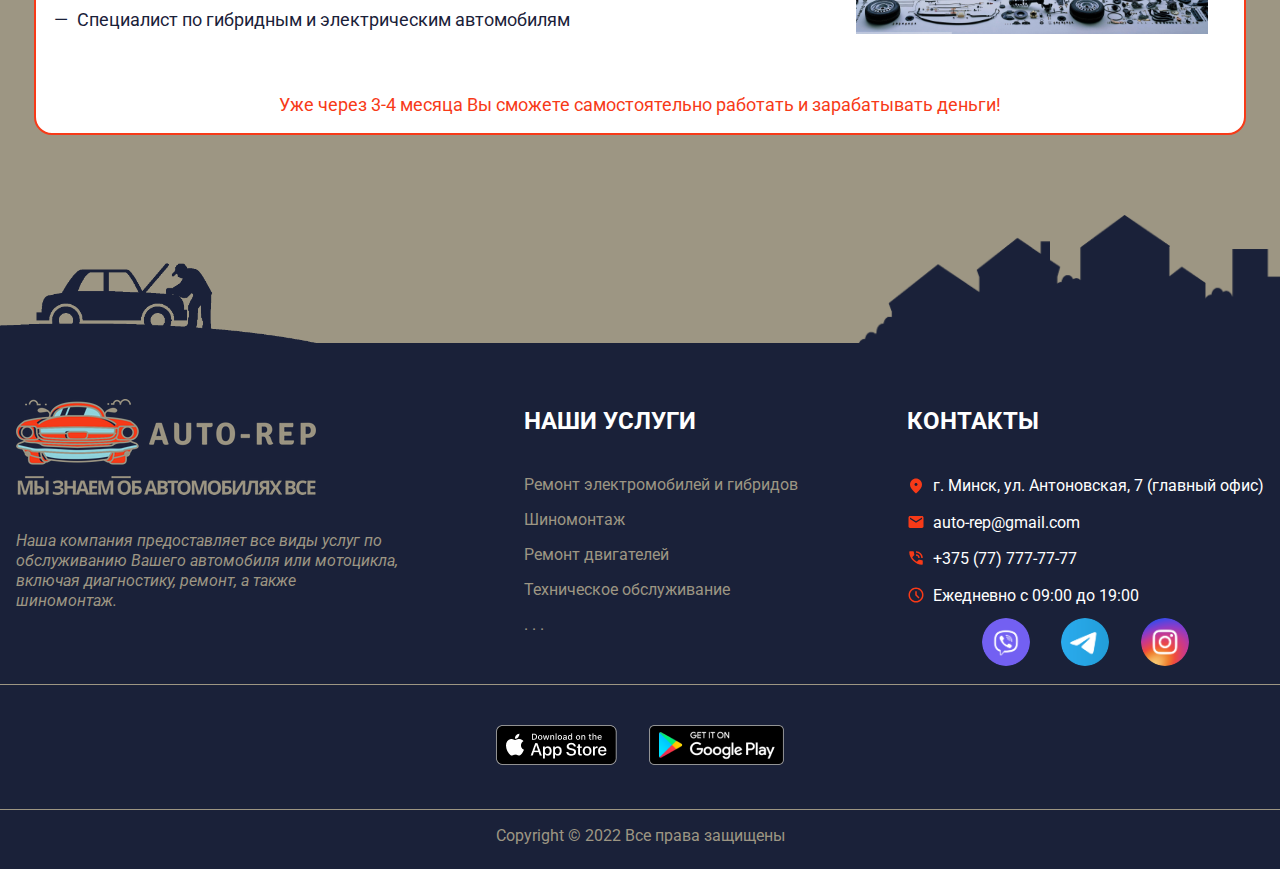
<file: pages/vacancies.html>
<!DOCTYPE html>
<html lang="ru-RU">
  <head>
    <meta charset="UTF-8">
    <meta name="viewport" content="width=device-width, initial-scale=1.0">
    <meta http-equiv="X-UA-Compatible" content="ie=edge">
    <title>Вакансии</title>
    <link rel="shortcut icon" href="../img/icons/autorep.ico">
    <link rel="stylesheet" href="../css/shared.css">
    <link rel="stylesheet" href="../css/vacancies.css">
  </head>
  <body>
    <header class="main-header">
      <div class="backdrop"></div>
      <div class="modal">
        <h1 class="modal__title">Наш call-центр</h1>
        <h2 class="modal__number">+375(77)7777777</h2>
        <div class="modal__actions">
          <button class="modal__action" type="button">Закрыть</button>
          <button class="modal__close" type="button"></button>
        </div>
      </div>
      <div class="content">
        <a class="main-header__brand" href="../index.html" title="На главную страницу">
          <img class="main-header__logo" src="../img/logos/AUTO-REP_white.png" alt="AUTO-REP">
        </a>
        <nav class="main-nav">
          <div class="menu__icon">
            <span></span>
          </div>
          <ul class="main-nav__items">
            <li class="main-nav__item">
              <a class="main-nav__link" href="services.html">Наши услуги</a>
            </li>
            <li class="main-nav__item">
              <a class="main-nav__link" href="about.html">О нас</a>
            </li>
            <li class="main-nav__item">
              <a class="main-nav__link" href="towing.html">Буксировка и техпомощь</a>
            </li>
            <li class="main-nav__item">
              <a class="main-nav__link" href="articles.html">Статьи</a>
            </li>
            <li class="main-nav__item">
              <a class="main-nav__link" href="vacancies.html">Вакансии</a>
            </li>
            <li class="main-nav__item">
              <a class="main-nav__link" href="contacts.html">Контакты</a>
            </li>
            <li class="main-nav__item main-nav__item-button">
              <button class="button-typical main-nav__button">Связаться с нами</button>
            </li>
          </ul>
        </nav>
      </div>
    </header>
    <div class="page-header">
      <div class="content">
        <span><a class="page-header__home" href="../index.html">Главная</a></span>
        <span class="page-header__sep">/</span>
        <span class="page-header__title">Вакансии</span>
        <h1 class="page-header__name">Вакансии</h1>
      </div>
    </div>
    <main class="vacancies">
      <div class="content">
        <h1 class="vacancies__title">Мы приглашаем опытных специалистов</h1>
        <div class="vacancy">
          <div class="vacancy__rectangle">
            <img class="vacancy__picture" src="../img/vacancies/mechanic.jpg" alt="mechanic" title="Автослесарь">
          </div>
          <div class="vacancy__content">
            <h2 class="vacancy__name">Автослесарь</h2>
            <p class="vacancy__description">Опыт работы не менее 3 лет</p>
            <h3 class="vacancy__name">Обязанности</h3>
            <p class="vacancy__description">Диагностика и ремонт легковых автомобилей, паркетников и микроавтобусов.</p>
          </div>
          <div class="clear"></div>
        </div>
        <div class="vacancy vacancy--position-center">
          <div class="vacancy__rectangle">
            <img class="vacancy__picture" src="../img/vacancies/electric.jpg" alt="electric" title="Автоэлектрик">
          </div>
          <div class="vacancy__content">
            <h2 class="vacancy__name">Автоэлектрик</h2>
            <p class="vacancy__description">Опыт работы не менее 3 лет</p>
            <h3 class="vacancy__name">Обязанности</h3>
            <p class="vacancy__description">Диагностика и ремонт электрооборудования автомобилей.</p>
          </div>
          <div class="clear"></div>
        </div>
        <div class="vacancy">
          <div class="vacancy__rectangle">
            <img class="vacancy__picture" src="../img/vacancies/master.jpg" alt="master" title="Мастер СТО">
          </div>
          <div class="vacancy__content">
            <h2 class="vacancy__name">Мастер СТО</h2>
            <p class="vacancy__description">Опыт работы не менее 3 лет</p>
            <h3 class="vacancy__name">Обязанности</h3>
            <p class="vacancy__description">Встреча клиента, проведение опроса и предварительных диагностических
              работ.</p>
          </div>
          <div class="clear"></div>
        </div>
        <div class="card card--first">
          <img class="card__img" src="../img/shared/fasad.jpg" alt="fasad" title="Автосервис">
          <h2 class="card__title card__title--first">Почему Вам стоит работать у нас?</h2>
          <ul class="card__items card__items--first">
            <li>Честная и прозрачная система оплаты труда</li>
            <li>Чистые и отапливаемые помещения</li>
            <li>Туалет, горячая вода, место для приема пищи</li>
            <li>Дружный коллектив</li>
            <li>Фирменная спецодежда. Стирка и ремонт спецодежы за наш счет.</li>
            <li>Интернет и база данных для получения полной информации по ремонту</li>
            <li>Каждый пост укомплектован всем необходимым инструментом</li>
          </ul>
          <div class="clear"></div>
        </div>
        <div class="card card--border-red">
          <img class="card__img" src="../img/vacancies/education.jpg" alt="education" title="Обучение авторемонту">
          <h2 class="card__title">AUTO-REP проводит обучение по следующим направлениям:</h2>
          <ul class="card__items">
            <li>Автослесарь</li>
            <li>Моторист</li>
            <li>Автоэлектрик-диагност</li>
            <li>Специалист по гибридным и электрическим автомобилям</li>
          </ul>
          <p class="card__info">Уже через 3-4 месяца Вы сможете самостоятельно работать и зарабатывать деньги!</p>
          <div class="clear"></div>
        </div>
      </div>
    </main>
    <footer class="footer">
      <div class="footer-head">
        <img class="footer-head__mechanic" src="../img/footer/footer-mechanic.png" alt="mechanic">
        <img class="footer-head__houses" src="../img/footer/footer-houses.png" alt="houses">
      </div>
      <div class="footer-basic">
        <div class="content footer__main-block">
          <div class="footer__company">
            <a class="footer__brand" href="../index.html" title="На главную страницу">
              <img class="footer__logo" src="../img/logos/AUTO-REP_gr_w.png" alt="AUTO-REP">
            </a>
            <p class="footer__description">Наша компания предоставляет все виды услуг по обслуживанию Вашего автомобиля
              или мотоцикла, включая
              диагностику, ремонт, а также шиномонтаж.</p>
          </div>
          <div class="footer__services">
            <h2 class="footer__services-title">Наши услуги</h2>
            <ul class="footer__service-items">
              <li class="footer__service-item">
                <a class="footer__link" href="services.html">Ремонт электромобилей и гибридов</a>
              </li>
              <li class="footer__service-item">
                <a class="footer__link" href="services.html">Шиномонтаж</a>
              </li>
              <li class="footer__service-item">
                <a class="footer__link" href="services.html">Ремонт двигателей</a>
              </li>
              <li class="footer__service-item">
                <a class="footer__link" href="services.html">Техническое обслуживание</a>
              </li>
              <li class="footer__service-item">
                <a class="footer__link" href="services.html">. . .</a>
              </li>
            </ul>
          </div>
          <div class="footer__contacts">
            <h2 class="footer__services-title">Контакты</h2>
            <ul class="footer__contact-items">
              <li class="footer__contact-item footer__contact-item--type-address">г. Минск, ул. Антоновская, 7
                (главный oфис)
              </li>
              <li class="footer__contact-item footer__contact-item--type-mail">auto-rep@gmail.com</li>
              <li class="footer__contact-item footer__contact-item--type-tel">+375 (77) 777-77-77</li>
              <li class="footer__contact-item footer__contact-item--type-time">Ежедневно с 09:00 до 19:00</li>
            </ul>
            <div class="footer__messengers">
              <a class="footer__social-Viber" href="contacts.html">
                <img class="footer__social" src="../img/icons/Viber.png" alt="Viber">
              </a>
              <a class="footer__social-Telegram" href="contacts.html">
                <img class="footer__social" src="../img/icons/Telegram.png" alt="Telegram">
              </a>
              <a class="footer__social-Instagram" href="contacts.html">
                <img class="footer__social" src="../img/icons/Instagram.png" alt="Instagram">
              </a>
            </div>
          </div>
        </div>
        <div class="content footer__market">
          <a class="footer__app" href="#">
            <img src="../img/icons/App_Store.png" alt="appstore">
          </a>
          <a class="footer__app" href="#">
            <img src="../img/icons/googleplay.png" alt="googleplay">
          </a>
        </div>
        <p class="footer__copyright">Copyright © 2022 Все права защищены</p></div>
    </footer>
    <div class="scroll-up"></div>
    <script src="../js/modal.js"></script>
    <script src="../js/scroll-up.js"></script>
  </body>
</html>
</file>
<file: css/shared.css>
@import "colors.css";

@import url('https://fonts.googleapis.com/css2?family=Roboto:wght@300;400;500;600;700&display=swap');

@font-face {
  font-family: "Material Icons";
  font-style: normal;
  font-weight: 400;
  src: local("Material Icons"),
  local("MaterialIcons-Regular"),
  url(../fonts/material-design-icons-font/MaterialIconsRound-Regular.otf) format('opentype'),
  url(../fonts/material-design-icons-font/MaterialIconsSharp-Regular.otf) format('opentype'),
  url(../fonts/material-design-icons-font/MaterialIcons-Regular.woff2) format('woff2'),
  url(../fonts/material-design-icons-font/MaterialIcons-Regular.ttf) format('truetype');
}

/* *** general *** */
* {
  margin: 0;
  padding: 0;
}

html {
  scroll-behavior: smooth;
}

body {
  position: relative;
  min-width: 320px;
  font-family: 'Roboto', sans-serif;
}

body._lock {
  overflow: hidden;
}

.content {
  max-width: 90rem;
  margin: 0 auto;
  padding-left: 1rem;
  padding-right: 1rem;
  cursor: default;
}

.clear {
  clear: both;
}

/* *** button *** */
.button-typical {
  display: inline-block;
  padding: 0.5rem 1.2rem;
  color: var(--white);
  background-color: var(--scarlet);
  text-decoration: none;
  box-sizing: border-box;
  border: 2px solid #ab2811;
  border-radius: 5px;
  -webkit-transition: background .7s cubic-bezier(0.52, 1.64, 0.37, 0.66) 0s, color .5s ease-in-out 0s;
  -moz-transition: background .7s cubic-bezier(0.52, 1.64, 0.37, 0.66) 0s, color .5s ease-in-out 0s;
  -o-transition: background .7s cubic-bezier(0.52, 1.64, 0.37, 0.66) 0s, color .5s ease-in-out 0s;
  transition: background .7s cubic-bezier(0.52, 1.64, 0.37, 0.66) 0s, color .5s ease-in-out 0s;
}

.button-typical span::after {
  content: "\f1df";
  position: relative;
  top: 0.1em;
  left: 0.625em;
  padding-right: 0.375rem;
  font-family: "Material Icons", fantasy;
  font-size: 1em;
  background-color: transparent;
  border-color: transparent;
}

.button-typical:hover {
  background-color: transparent;
  color: var(--scarlet);
}

/* *** header *** */
.main-header {
  position: fixed;
  width: 100%;
  background-color: var(--mutedBlue);
  box-shadow: 0 0 1.5rem 0 var(--darkBlue);
  font-size: 1rem;
  z-index: 50;
}

.main-header__brand {
  display: inline-block;
  margin: 0.5em 0 0.2em;
  vertical-align: middle;
}

.main-header__logo {
  max-width: 5em;
}

.main-nav {
  position: relative;
  width: calc(100% - 5.375rem);
  display: inline-block;
  vertical-align: middle;
  text-align: right;
}

.main-nav__items {
  max-width: 100%;
  display: inline-flex;
  justify-content: space-around;
  align-items: center;
  flex-wrap: wrap;
  margin: 0 13em 0 0;
  padding: 0;
  list-style: none;
  vertical-align: middle;
}

.main-nav__item {
  display: inline-block;
  max-width: 100%;
  margin: 0.25em 1em;
  padding: 0.2em 0;
}

.main-nav__item-button {
  position: absolute;
  right: 0;
  margin-right: 0;
}

.main-nav__link {
  color: var(--white);
  font-size: 1em;
  font-weight: 500;
  text-decoration: none;
  text-transform: uppercase;
  -webkit-transition: color 0.5s;
  -moz-transition: color 0.5s;
  -o-transition: color 0.5s;
  transition: color 0.5s;
}

.main-nav__link:hover {
  color: var(--scarlet);
}

.main-nav__button {
  font-size: 1em;
  font-weight: 400;
  text-transform: uppercase;
  vertical-align: middle;
}

.main-nav__button:active {
  transform: translateY(0.0625em);
}

/* * modal(header) * */
.backdrop {
  position: fixed;
  display: none;
  top: 0;
  left: 0;
  z-index: 170;
  width: 100%;
  height: 100%;
  background: rgba(0, 0, 0, 0.7);
}

.modal {
  position: fixed;
  display: none;
  z-index: 200;
  top: 50%;
  left: 50%;
  width: 40%;
  background: white;
  padding: 1rem;
  border: 2px solid var(--scarlet);
  box-shadow: 1px 1px 1px rgba(0, 0, 0, 0.5);
  transform: translate(-50%, -50%);
}

.modal__title {
  text-align: center;
  margin: 0 0 2rem 0;
  color: var(--grayBlue);
  text-transform: uppercase;
}

.modal__number {
  text-align: center;
  margin: 0 0 2rem 0;
  color: var(--scarlet);
  font-size: 2.5rem;
}

.modal__actions {
  text-align: center;
}

.modal__action {
  padding: 0.5rem 2rem;
  color: var(--white);
  font-size: 1rem;
  background: var(--pastel);
  border-color: var(--pastel);
}

.modal__action:hover,
.modal__action:active {
  background: #aba9a2;
  border-color: #aba9a2;
}

.modal__close {
  position: absolute;
  top: 0;
  right: 0;
  color: var(--pastel);
  font-family: "Material Icons", fantasy;
  font-size: 2.5rem;
  background-color: transparent;
  border-color: transparent;
}

.modal__close::before {
  content: "\e5cd";
}

.modal__close:hover {
  color: rgba(157, 150, 131, 0.7);
}

.modal__close:active {
  color: #d2d0cb;
}

/* * menu_icon (burger) * */
.menu__icon {
  display: none;
}

/* **@media for header and modal** */
@media (max-width: 62rem) {
  .main-header__logo {
    max-width: 3.5em;
  }

  .main-nav {
    position: static;
    margin: 0;
    padding: 0;
  }

  .main-nav__items {
    display: none;
    position: absolute;
    width: 100%;
    max-width: 100%;
    padding-top: 5rem;
    top: 0;
    left: 50%;
    transform: translateX(-50%);
    background-color: var(--mutedBlue);
    box-shadow: 0 0 1.5rem 0 var(--darkBlue);
    z-index: 120;
  }

  .main-nav__item {
    display: block;
    margin: 1em 0;
    padding: 0;
    text-align: center;
  }

  .main-nav__item-button {
    position: static;
    margin-bottom: 1.5em;
  }

  .main-nav__link,
  .main-nav__button--hide {
    font-size: 1.25em;
  }

  .menu__icon {
    display: inline-block;
    position: absolute;
    width: 3rem;
    height: 2rem;
    cursor: pointer;
    top: 50%;
    left: calc(100% - 4rem);
    transform: translateY(-50%);
    vertical-align: middle;
    z-index: 150;
  }

  .menu__icon span,
  .menu__icon::before,
  .menu__icon::after {
    left: 0;
    position: absolute;
    height: 10%;
    width: 100%;
    -webkit-transition: all 0.3s ease 0s;
    -o-transition: all 0.3s ease 0s;
    transition: all 0.3s ease 0s;
    background-color: var(--white);
    transform-origin: center center;
  }

  .menu__icon::before,
  .menu__icon::after {
    content: "";
  }

  .menu__icon::before {
    top: 0;
  }

  .menu__icon::after {
    bottom: 0;
  }

  .menu__icon span {
    top: 50%;
    transform: scale(1) translate(0, -50%);
  }

  .menu__icon._active span {
    transform: scale(0) translate(0, -50%);
  }

  .menu__icon._active::before {
    top: 50%;
    transform: rotate(-45deg) translate(6%, -50%);
  }

  .menu__icon._active::after {
    bottom: 50%;
    transform: rotate(45deg) translate(1%, -50%);
  }

  .modal {
    width: 75%;
  }

  .main-header__brand,
  .main-nav__button {
    position: relative;
    z-index: 150;
  }
}

@media (max-width: 62rem) and (orientation: landscape) {
  .main-nav__items {
    overflow: auto;
    height: 100vh;
  }

  .main-nav__item-button {
    margin-bottom: 5.5em;
  }
}

@media (max-width: 36rem) {
  .modal__title {
    font-size: 1.5rem;
  }

  .modal__number {
    font-size: 1.75rem;
  }
}

/* *** page-header *** */
.page-header {
  padding: 7rem 0 2rem;
  text-align: center;
  background-image: linear-gradient(var(--black06), var(--black06)), url(../img/background/bg_head.png);
  background-repeat: no-repeat;
  background-position: center bottom;
  background-attachment: fixed;
  -webkit-background-size: cover;
  -moz-background-size: cover;
  -o-background-size: cover;
  background-size: cover;
}

.page-header__home {
  color: var(--pastel);
  font-weight: 500;
  text-decoration: none;
}

.page-header__sep,
.page-header__title {
  color: var(--white);
}

.page-header__name {
  padding: 2rem 0 2rem;
  color: var(--white);
  font-size: 2.5rem;
  text-transform: uppercase;
}

/* *** footer *** */
.footer {
  font-size: 1rem;
}

.footer-head {
  width: 100%;
  display: flex;
  justify-content: space-between;
  align-items: end;
}

.footer-head__mechanic,
.footer-head__houses {
  max-width: 100%;
  object-fit: cover;
}

.footer-head__mechanic {
  height: 5em;
}

.footer-head__houses {
  height: 8em;
}

.footer-basic {
  background-color: var(--darkBlue);
  text-align: left;
}

.footer__main-block {
  display: flex;
  justify-content: space-between;
  align-items: flex-start;
  padding-top: 2.5em;
  flex-wrap: wrap;
}

.footer__logo {
  max-width: 100%;
  padding: 1em 1em 1em 0;
  object-fit: cover;
  transition: 0.7s;
}

.footer__logo:hover {
  transform: scale(1.03);
  transition: 0.5s;
}

.footer__logo:active {
  transform: none;
}

.footer__description {
  padding: 1em 1em 1em 0;
  color: var(--pastel);
  font-style: italic;
  line-height: 1.25em;
}

.footer__company,
.footer__services,
.footer__contacts {
  max-width: 32%;
}

.footer__services-title {
  padding: 1em 0 1em;
  color: var(--white);
  text-transform: uppercase;
}

.footer__service-items,
.footer__contact-items {
  list-style: none;
}

.footer__service-item {
  margin-top: 1em;
}

.footer__link {
  color: var(--pastel);
  text-decoration: none;
  -webkit-transition: color 0.5s;
  -o-transition: color 0.5s;
  transition: color 0.5s;
}

.footer__link:hover {
  color: var(--scarlet);
}

.footer__contact-item {
  padding-top: 0.9em;
  color: var(--white);
}

.footer__contact-item:before {
  position: relative;
  top: 0.2em;
  margin-right: 0.5em;
}

.footer__contact-item--type-address:before {
  content: url(../img/svg/location_red.svg);
}

.footer__contact-item--type-mail:before {
  content: url(../img/svg/mail_red.svg);
}

.footer__contact-item--type-tel:before {
  content: url(../img/svg/phone_in_talk_red.svg);
}

.footer__contact-item--type-time:before {
  content: url(../img/svg/schedule_red.svg);
}

.footer__messengers {
  text-align: center;
}

.footer__messengers a {
  display: inline-block;
  margin: 0.85em;
}

.footer__social {
  width: 3em;
  border-radius: 50%;
  box-shadow: none;
  -webkit-transition: box-shadow 1s;
  -o-transition: box-shadow 1s;
  transition: box-shadow 1s;
}

.footer__social-Viber:hover .footer__social {
  box-shadow: 0 0 1em 0.2em #7360f2;
  -webkit-transition: 0.4s;
  -o-transition: 0.4s;
  transition: 0.4s;
}

.footer__social-Telegram:hover .footer__social {
  box-shadow: 0 0 1em 0.2em #24a1de;
  -webkit-transition: 0.4s;
  -o-transition: 0.4s;
  transition: 0.4s;
}

.footer__social-Instagram:hover .footer__social {
  box-shadow: 0 0 1em 0.2em #c9398f;
  transition: 0.4s;
  -webkit-transition: 0.4s;
  -o-transition: 0.4s;
}

.footer__social:active {
  transform: scale(0.9);
  box-shadow: none;
}

.footer__market {
  display: flex;
  justify-content: center;
  border-top: 1px solid var(--pastel);
  border-bottom: 1px solid var(--pastel);
}

.footer__app {
  margin: 2.5em 1em 2.5em 1em;
}

.footer__app img {
  transform: none;
  box-shadow: none;
  transition: 0.5s;
}

.footer__app img:hover {
  box-shadow: 0 0 0.5em 0 var(--white);
}

.footer__app img:active {
  transform: scale(0.97);
  box-shadow: none;
}

.footer__copyright {
  color: var(--pastel);
  text-align: center;
}

.footer__copyright {
  padding: 1em 0 1.5em;
}

/* **@media for footer** */
@media (max-width: 48rem) {
  .footer-head__houses {
    display: none;
  }

  .footer__company,
  .footer__services,
  .footer__contacts {
    max-width: 100%;
  }
}

/* *** aside *** */
.popular {
  max-width: 25%;
  float: right;
  padding: 3.5rem 0 0 1rem;
  color: var(--grayBlue);
  font-size: 1rem;
}

.popular-head {
  padding: 1em 0;
  text-align: center;
  font-size: 1.375em;
}

.popular__title {
  display: block;
  padding: 2em 0 1.5em;
  border-bottom: 1px solid rgba(157, 150, 131, 0.7);
}

.popular__title--pos-last {
  border-bottom: none;
  margin-bottom: 2rem;
}

.popular__link {
  display: inline-block;
}

.popular__img {
  width: 5em;
  height: 5em;
  padding-right: 0.75em;
  object-fit: cover;
}

.popular__item {
  max-width: calc(100% - 6em);
  display: inline-block;
  vertical-align: top;
  color: var(--grayBlue);
  text-decoration: none;
}

/* *** @media for aside *** */
@media (max-width: 62rem) {
  .popular {
    max-width: 30%;
  }
}

@media (max-width: 48rem) {
  .container-flex {
    display: flex;
    flex-wrap: wrap;
  }

  .popular {
    max-width: 100%;
    float: none;
    padding: 0 0 1.5em;
    order: 2;
  }

  .popular-head {
    padding-bottom: 0.25em;
  }

  .popular__title {
    display: inline-block;
    max-width: 46%;
    margin: 0 0.5em;
  }
}

@media (max-width: 36rem) {
  .popular__title {
    display: inline-block;
    max-width: 100%;
    width: 100%;
    margin: 0;
  }
}

/* *** scroll-up *** */
.scroll-up {
  position: fixed;
  display: block;
  bottom: 3rem;
  right: 2rem;
  cursor: pointer;
  opacity: 0.5;
  transform: translateX(300%);
  transition: transform 0.5s ease-in-out, opacity 0.2s ease-in-out;
}

.scroll-up::before {
  content: "\e5ce";
  color: var(--darkBlue);
  background-color: var(--pastel);
  font-family: "Material Icons", fantasy;
  font-size: 3rem;
  border-radius: 0.4rem;
}

.show {
  transform: translateX(0);
}

.show:hover {
  opacity: 0.9;
}

/* *** general other *** */
.close {
  display: none;
}

.open {
  display: block;
}
</file>
<file: css/about.css>
@import "colors.css";

.main-about {
  background-color: var(--white);
}

.about {
  max-width: 70%;
  padding-top: 3em;
  margin: 0;
  font-size: 1rem;
  text-align: center;
}

.about__img {
  max-width: 100%;
  margin-top: 2em;
  box-shadow: 0 10px 25px 0 var(--black03);
}

.about__title {
  margin-bottom: 0.75em;
  padding-top: 0.75em;
  color: var(--mutedBlue);
  text-align: left;
  font-size: 2em;
}

.about__title--text-up {
  text-transform: uppercase;
}

.about__description {
  color: var(--darkBlue);
  text-align: left;
  line-height: 1.5em;
}

/*feedback*/
.feedback {
  margin: 0 auto;
  padding: 0;
  background: var(--pastel);
  font-size: 1rem;
  cursor: default;
}

.feedback:after {
  content: "";
  display: table;
  clear: both;
}

.fl {
  float: left;
}

.fr {
  float: right;
}

.feedback__name {
  padding: 1em 0 1.5em;
  font-size: 2.25em;
  font-weight: 600;
  text-transform: uppercase;
  text-align: center;
  color: var(--darkBlue);
}

.review {
  width: 50%;
}

.review__item {
  padding: 0 1em 4em;
}

.review__image img {
  width: 7em;
  height: 7em;
  border-radius: 50%;
}

.review__content {
  position: relative;
  padding: 0.312em 0.9em 0.188em 0.9em;
  margin-left: 8.75em;
  background: var(--white);
}

.review__content:before {
  content: '';
  position: absolute;
  top: 3.5em;
  left: 0;
  margin-top: -1em;
  margin-left: -2em;
  border: 1em solid transparent;
  border-right: 1em solid var(--white);
}

.review__title {
  border-bottom: 2px dotted var(--pastel);
  font-style: italic;
  font-size: 0.875em;
  font-weight: 600;
  line-height: 30px;
  color: var(--mutedBlue);
}

.review__name:before {
  content: "\002d";
  margin-right: 3px;
}

.review__description {
  margin: 0.625em 0 0.9em;
  font-size: 1em;
  color: var(--grayBlue);
}

.footer-head {
  background: var(--pastel);
}

/** @media **/
@media (max-width: 62rem) {
  .about {
    max-width: 65%;
    margin: 4em 0;
    font-size: 1rem;
    text-align: center;
  }
}

@media (max-width: 48rem) {
  .about {
    max-width: 100%;
    margin-bottom: 2em;
    font-size: 1rem;
    text-align: center;
  }

  .review {
    width: 100%;
  }
}
</file>
<file: css/articles.css>
@import "colors.css";

/* **main** */
.blogs {
  width: 70%;
  font-size: 1rem;
}

.article {
  padding-top: 2.9rem;
  text-align: center;
}

.article__img {
  margin-top: 2.5em;
  max-width: 75%;
}

.article__title,
.article__subtitle {
  margin-top: -2em;
  padding: 3em 0 1em;
  color: var(--mutedBlue);
  font-size: 1.75em;
  font-weight: 600;
  text-indent: 2rem;
  text-align: left;
}

.button-show {
  margin-top: 2em;
}

.button-hide {
  margin: 2em 0;
}

.button-show::after,
.button-hide::after {
  position: relative;
  top: 0.1em;
  left: 0.625em;
  padding-right: 0.375rem;
  font-family: "Material Icons", fantasy;
  font-size: 1em;
}

.button-show::after {
  content: "\e5cf";
}

.button-hide::after {
  content: "\e5ce";
}

.button-show:active,
.button-hide:active {
  transform: translateY(0.0625em);
}

.article__subtitle {
  font-size: 1.25em;
}

.article__description {
  color: var(--darkBlue);
  text-align: justify;
  text-indent: 2em;
  line-height: 1.5em;
}

.article__items {
  list-style: none;
  margin-left: 1.5em;
  padding: 0.5em 0 0 1em;
  text-align: left;
}

.article__item {
  color: var(--grayBlue);
  line-height: 1.25rem;
  margin-bottom: 1rem;
}

.article__item:before {
  content: "\e876";
  position: relative;
  top: 0.2em;
  left: -0.75em;
  padding: 0.25em;
  color: var(--scarlet);
  font-family: "Material Icons", fantasy;
  background-color: rgba(157, 150, 131, 0.1);
  border-radius: 50%;
}

/** @media **/
@media (max-width: 62rem) {
  .blogs {
    max-width: 65%;
    margin: 3em 0;
  }

  .article__img {
    margin-top: 1.5em;
  }
}

@media (max-width: 48rem) {
  .blogs {
    max-width: 100%;
    width: 100%;
    margin-bottom: -2rem;
  }

  .popular-head {
    margin-top: 2em;
  }

  .button-show {
    margin-bottom: 2em;
  }
}
</file>
<file: css/contacts.css>
@import "colors.css";

.content-blocks {
  display: flex;
  justify-content: space-between;
  align-items: flex-start;
  flex-wrap: wrap;
}

.contacts {
  width: 45%;
  margin: 4rem 0;
  font-size: 1rem;
}

.contacts__title {
  color: var(--darkBlue);
  font-size: 2em;
  line-height: 1.25em;
}

.contacts__title span {
  color: var(--scarlet);
}

.contacts__items {
  margin-top: 4em;
  color: var(--grayBlue);
  list-style: none;
}

.contacts__item {
  margin: 1.5em 0;
  font-size: 1.25em;
  line-height: 1.5em;
}

.contacts__item:before {
  position: relative;
  top: 0.2em;
  background-color: #97BE09;
  margin-right: 0.5em;
  padding: 0.7em 0.4em 0.2em 0.4em;
  border-radius: 0.25em;
}

.contacts__item--type-address:before {
  content: url(../img/svg/location.svg);
}

.contacts__item--type-mail:before {
  content: url(../img/svg/mail.svg);
}

.contacts__item--type-tel:before {
  content: url(../img/svg/phone_in_talk.svg);
}

.contacts__item--type-time:before {
  content: url(../img/svg/schedule.svg);
}

.contacts__item--type-address-reg {
  font-size: 1em;
  margin: 1em 0;
}

.contacts__item--type-address-reg:before {
  content: "";
  opacity: 0;
  padding-left: 2.75em;
}

.contacts__title--size-small {
  margin-top: 3em;
  font-size: 1.5em;
}

.contacts__messengers {
  margin-top: 0.5em;
}

.contacts__messengers a {
  display: inline-block;
  position: relative;
  margin: 1em 2.2em;
}

.contacts__soc {
  position: absolute;
  width: 3em;
  border-radius: 50%;
  box-shadow: none;
}

.contacts__Viber-c,
.contacts__Telegram-c,
.contacts__Instagram-c,
.contacts__Viber:hover .contacts__Viber-w,
.contacts__Telegram:hover .contacts__Telegram-w,
.contacts__Instagram:hover .contacts__Instagram-w {
  opacity: 0;
  -webkit-transition: opacity 1s;
  -o-transition: opacity 1s;
  transition: opacity 1s;
}

.contacts__Viber:hover .contacts__Viber-c,
.contacts__Telegram:hover .contacts__Telegram-c,
.contacts__Instagram:hover .contacts__Instagram-c {
  opacity: 1;
}

.contacts__description {
  margin-top: 4em;
  color: var(--mutedBlue);
  font-size: 1.125em;
  line-height: 1.5;
}

/* **Form** */
.form-main {
  width: 45%;
  margin-top: 4rem;
  font-size: 1rem;
  box-shadow: 0.1em 0.1em 0.5em rgba(121, 129, 144, 0.3);
}

.form__title {
  margin: 1em 0 0 2em;
  color: var(--darkBlue);
}

.form-contact {
  margin: 2em 3em 2em;
  border: none;
}

.form-input::placeholder {
  color: var(--pastel);
  font-weight: 300;
}

.form-input {
  margin-bottom: 1em;
  padding: 1em;
  display: block;
  width: calc(100% - 2em);
  color: var(--mutedBlue);
  font-size: 1em;
  border: none;
  background-color: rgba(121, 129, 144, 0.1);
}

.form-input:focus,
.form-input:focus-visible {
  background-color: var(--white);
  outline-color: rgba(121, 129, 144, 0.5);
}

.form-text {
  resize: vertical;
}

.form-submit {
  width: 100%;
  color: var(--white);
  background-color: var(--scarlet);
  font-size: 1em;
  text-transform: uppercase;
  font-weight: 600;
  letter-spacing: 0.125em;
}

.form-submit:focus {
  background-color: rgba(247, 58, 24, 0.75);
}

.form-submit:hover,
.form-submit:active {
  background-color: rgba(247, 58, 24, 0.5);
}

/* **@media** */
@media (max-width: 62rem) {
  .content-blocks {
    justify-content: center;
  }

  .contacts {
    width: 100%;
  }

  .contacts__items {
    display: flex;
    flex-direction: column;
    flex-wrap: wrap;
    height: 18rem;
    justify-content: flex-start;
    align-items: flex-start;
  }

  .contacts__item {
    display: block;
    width: 48%;
    margin: 0.75em 0;
  }

  .contacts__item--type-address-reg,
  .contacts__title--size-small {
    margin: 0.5em 0;
  }

  .contacts__title--size-small {
    text-align: center;
  }

  .contacts__messengers {
    text-align: center;
    margin-left: -3rem;
  }

  .contacts__Viber-c,
  .contacts__Telegram-c,
  .contacts__Instagram-c {
    opacity: 1;
  }

  .contacts__Viber,
  .contacts__Telegram,
  .contacts__Instagram {
    padding: 0 1.5rem;
  }

  .form-main {
    width: 100%;
    max-width: 35em;
    margin: 0 0 3em;
  }
}

@media (max-width: 48rem) {
  .contacts__title,
  .form__title {
    font-size: 1.5em;
  }

  .contacts__items {
    height: 100%;
    margin-top: 2.5em;
  }

  .contacts__item {
    width: 98%;
  }
}

@media (max-width: 25rem) {
  .contacts {
    margin: 0;
  }

  .contacts__title,
  .form__title {
    margin-top: 2em;
    font-size: 1.25em;
  }

  .contacts__items {
    margin-top: 1.5em;
  }

  .contacts__item {
    margin: 0.5em 0;
    font-size: 1em;
    line-height: 1em;
  }

  .contacts__item--type-address-reg:before {
    padding-left: 2.1em;
  }

  .contacts__Viber,
  .contacts__Telegram,
  .contacts__Instagram {
    padding: 0 0.5rem;
  }

  .contacts__description {
    margin: 4em 0 2em;
    font-size: 1em;
    line-height: 1.375;
  }

  .form-contact {
    margin: 2em 1.25em 2em;
    border: none;
  }
}
</file>
<file: css/reviews.css>
.feedback {
  margin: 0 auto;
  padding: 0;
  background: #9d9683;
  font-size: 1rem;
  cursor: default;
}

.feedback:after {
  content: "";
  display: table;
  clear: both;
}

.fl {
  float: left;
}

.fr {
  float: right;
}

/*Common styling for feedback blocks*/
.feedback__name {
  padding: 1em 0 1.5em;
  font-size: 2.25em;
  font-weight: 600;
  text-transform: uppercase;
  text-align: center;
  color: #333e5b;
}

.feedback__name span {
  color: #f73a18;
}

.review {
  width: 50%;
}

.review__item {
  padding: 0 1em 4em;
}

.review__image img {
  width: 7em;
  height: 7em;
  border-radius: 50%;
}

.review__content {
  position: relative;
  padding: 0.312em 0.9em 0.188em 0.9em;
  margin-left: 8em;
  background: white;
}

/*Add arrow to the content block*/
.review__content:before {
  content: '';
  position: absolute;
  top: 50%;
  left: 0;
  margin-top: -1em;
  margin-left: -2em;
  border: 1em solid transparent;
  border-right: 1em solid white;
}

.review__title {
  border-bottom: 2px dotted #9d9683;
  font-style: italic;
  font-size: 0.8em;
  font-weight: 600;
  line-height: 30px;
  color: #333e5b;
}

.review__name:before {
  content: "\002d";
  margin-right: 3px;
}

.review__description {
  margin: 0.625em 0 0.9em;
  font-size: 0.8em;
  color: #798190;
}
</file>
<file: css/services.css>
@import "colors.css";

.serv-items {
  margin-top: 3.5rem;
  display: flex;
  flex-wrap: wrap;
  justify-content: space-between;
  font-size: 1rem;
}

.serv-item {
  max-width: 30%;
}

.serv-item__rectangle {
  width: 100%;
  padding-top: 55%;
  position: relative;
  overflow: hidden;
}

.serv-item__picture {
  position: absolute;
  width: 100%;
  height: 100%;
  top: 0;
  left: 0;
  object-fit: cover;
  transition: transform 0.4s ease-out;
}

.serv-item__picture:hover {
  transform: scale(1.1);
}

.serv-item__name {
  margin: 1em 0 1em;
  color: var(--darkBlue);
}

.serv-item__description {
  margin-bottom: 4em;
  color: var(--mutedBlue);
  line-height: 1.5em;
}

/** *@media** */
@media (max-width: 48rem) {
  .serv-item {
    max-width: 48%;
  }

  .serv-item__description {
    margin-bottom: 3em;
  }
}

@media (max-width: 36rem) {
  .serv-item {
    max-width: 100%;
  }

  .serv-item__description {
    margin-bottom: 3em;
  }
}
</file>
<file: css/towing.css>
@import "colors.css";

.towing {
  text-align: center;
}

.background-car {
  position: relative;
  background-image: linear-gradient(var(--black06), var(--black06)), url(../img/background/car-road.jpg);
  background-repeat: repeat;
  background-attachment: fixed;
  background-position: center;
  background-size: auto;
  background-position-y: -15rem;
  font-size: 1rem;
}

.page-header__inner {
  padding-top: 7em;
}

.towing__title {
  padding: 5em 0 5em;
  color: var(--white);
  font-weight: 400;
}

.towing__header {
  font-size: 2em;
  font-weight: 600;
  text-transform: uppercase;
}

.towing__target {
  font-size: 1.5em;
  font-weight: 500;
}

.towing__item,
.towing__svg-star {
  display: inline-block;
  text-align: center;
}

.towing__item {
  max-width: 28%;
  padding: 0 1em 3em;
  color: var(--white);
  vertical-align: top;
}

.towing__svg-star {
  height: 1.5em;
}

.towing__svg {
  height: 2em;
  text-align: center;
}

.towing__sub-title {
  padding: 0.375em 0 0.375em;
  font-size: 1.25em;
}

.towing__sub-item {
  line-height: 1.25em;
}

.assistance,
.roadside {
  background-color: var(--white);
  padding-bottom: 3rem;
  font-size: 1rem;
}

.assistance__header,
.roadside__header {
  padding: 1em 0 0.75em;
  color: var(--mutedBlue);
  font-size: 2.25em;
  text-align: center;
}

.assistance__content,
.roadside__content {
  padding: 0.375em 0;
  color: var(--grayBlue);
  font-size: 1.125em;
  text-indent: 2em;
  line-height: 1.5em;
}

.services {
  text-align: center;
}

.services__header {
  padding-top: 1em;
  color: var(--white);
  font-size: 2.25em;
  text-align: center;
}

.services__items {
  display: flex;
  flex-wrap: wrap;
  justify-content: space-between;
  padding: 1em 0 2em;
  color: var(--white);
  font-size: 1.25em;
  font-weight: 500;
  list-style: none;
  text-align: left;
}

.services__item {
  padding: 0.5em 0;
  width: 28%;
}

.services__button {
  margin: -2em 0 2em;
  z-index: 100;
}

.roadside__img {
  max-width: 60%;
  box-shadow: 0 0.625em 1.6em 0 var(--black03);
}

.roadside__img--position-right {
  float: right;
  margin-left: 1em;
}

.roadside__img--position-left {
  display: inline-block;
  margin: 5em 1em 2em 0;
}

.roadside__content--position-right {
  margin-top: 5em;
  display: inline-block;
  width: 36%;
  vertical-align: top;
}

/** *@media** */
@media (max-width: 48rem) {
  .background-car {
    background-size: 430%;
  }

  .towing__title {
    padding: 4em 0 3em;
  }

  .towing__header {
    font-size: 1.5em;
  }

  .towing__target {
    font-size: 1.25em;
  }

  .towing__item {
    max-width: 100%;
  }

  .services__item {
    width: 49%;
  }

  .roadside {
    padding-bottom: 1em;
  }

  .assistance__header,
  .roadside__header {
    padding: 1em 0 0.75em;
    font-size: 1.75em;
  }

  .roadside__img {
    max-width: 100%;
    box-shadow: 0 0.625em 1.6em 0 var(--black03);
    margin: 0.5em 0 2em 0;
  }

  .roadside__img--position-right {
    float: none;
  }

  .roadside__content--position-right {
    margin: 0;
    width: 100%;
  }

  .roadside__content {
    padding-bottom: 2em;
  }
}

@media (max-width: 36rem) {
  .services__item {
    width: 98%;
  }

  .background-car {
    background-size: 330%;
    background-position-y: -5rem;
  }
}

@media (max-width: 26rem) {
  .background-car {
    background-size: 450%;
    background-position-y: 5rem;
  }
}
</file>
<file: css/vacancies.css>
@import "colors.css";

/*inline cards*/
.vacancies {
  padding-bottom: 5rem;
  color: var(--darkBlue);
  background-color: var(--pastel);
  text-align: center;
}

.vacancies__title {
  padding: 1.5em 0 0.75em;
  color: var(--darkBlue);
}

.vacancy {
  display: inline-block;
  width: 30%;
  margin-top: 2em;
  background-color: var(--white);
  font-size: 1rem;
  text-align: left;
  vertical-align: top;
  border-radius: 1em;
}

.vacancy--position-center {
  margin-left: 2em;
  margin-right: 2em;
}

.vacancy__rectangle {
  width: 100%;
  padding-top: 50%;
  position: relative;
}

.vacancy__picture {
  position: absolute;
  width: 100%;
  height: 100%;
  top: 0;
  left: 0;
  object-fit: cover;
  border-radius: 1em 1em 0 0;
  -webkit-filter: grayscale(100%);
  filter: grayscale(100%);
  -o-transition: filter 1s;
  transition: -webkit-filter 1s;
  transition: filter 1s;
}

.vacancy__picture:hover {
  -webkit-filter: grayscale(0%);
  filter: grayscale(0%);
}

.vacancy__content {
  margin: 0 1em 1.5em;
}

.vacancy__name {
  margin: 1em 0 0.25em;
  color: var(--mutedBlue);
}

.vacancy__description {
  line-height: 1.5em;
}

.cards-same {
  height: auto;
}

/*block cards*/
.card {
  margin: 5em 1em 0;
  padding: 1em;
  background-color: var(--white);
  font-size: 1.125rem;
  border-radius: 1em;
}

.card--border-red {
  border: solid 0.125em var(--scarlet);
  height: auto;
}

.card__title {
  color: var(--mutedBlue);
}

.card__title--first {
  color: var(--scarlet);
}

.card__items {
  padding-top: 1em;
  text-align: left;
  line-height: 1.75em;
  list-style-type: none;
}

.card__items li {
  padding: 0.25em 0;
}

.card__items li:before {
  content: "\2014";
  padding-right: 0.5em;
}

.card__items--first {
  color: var(--grayBlue);
}

.card__items--first li:before {
  content: url(../img/icons/arrow.png);
  padding-right: 0.875rem;
}

.card__img {
  float: right;
  margin: 1em;
  width: 30%;
}

.card__info {
  margin-top: auto;
  padding-top: 3em;
  color: var(--scarlet);
  text-align: center;
}

.footer-head {
  background: var(--pastel);
}

/* **@media** */
@media (max-width: 48rem) {
  .vacancy {
    width: 100%;
  }

  .vacancy--position-center {
    margin-left: 0;
    margin-right: 0;
  }

  .vacancy__rectangle {
    float: left;
    height: 100%;
    width: 40%;
    padding-top: 45%;
    margin-right: 0.75em;
  }

  .vacancy__picture {
    -webkit-filter: none;
    filter: none;
    border-radius: 1em 0 0 1em;
  }

  .card__img {
    float: none;
    width: 70%;
  }
}

@media (max-width: 36rem) {
  .vacancy__rectangle {
    float: none;
    width: 100%;
    padding-top: 50%;
    margin-right: 0.75em;
  }

  .vacancy__picture {
    border-radius: 1em 1em 0 0;
  }

  .card {
    margin: 3em 0 0 0;
    font-size: 1rem;
  }

  .card__title {
    font-size: 1.125rem;
  }

  .card__img {
    float: none;
    width: 90%;
  }
}
</file>
